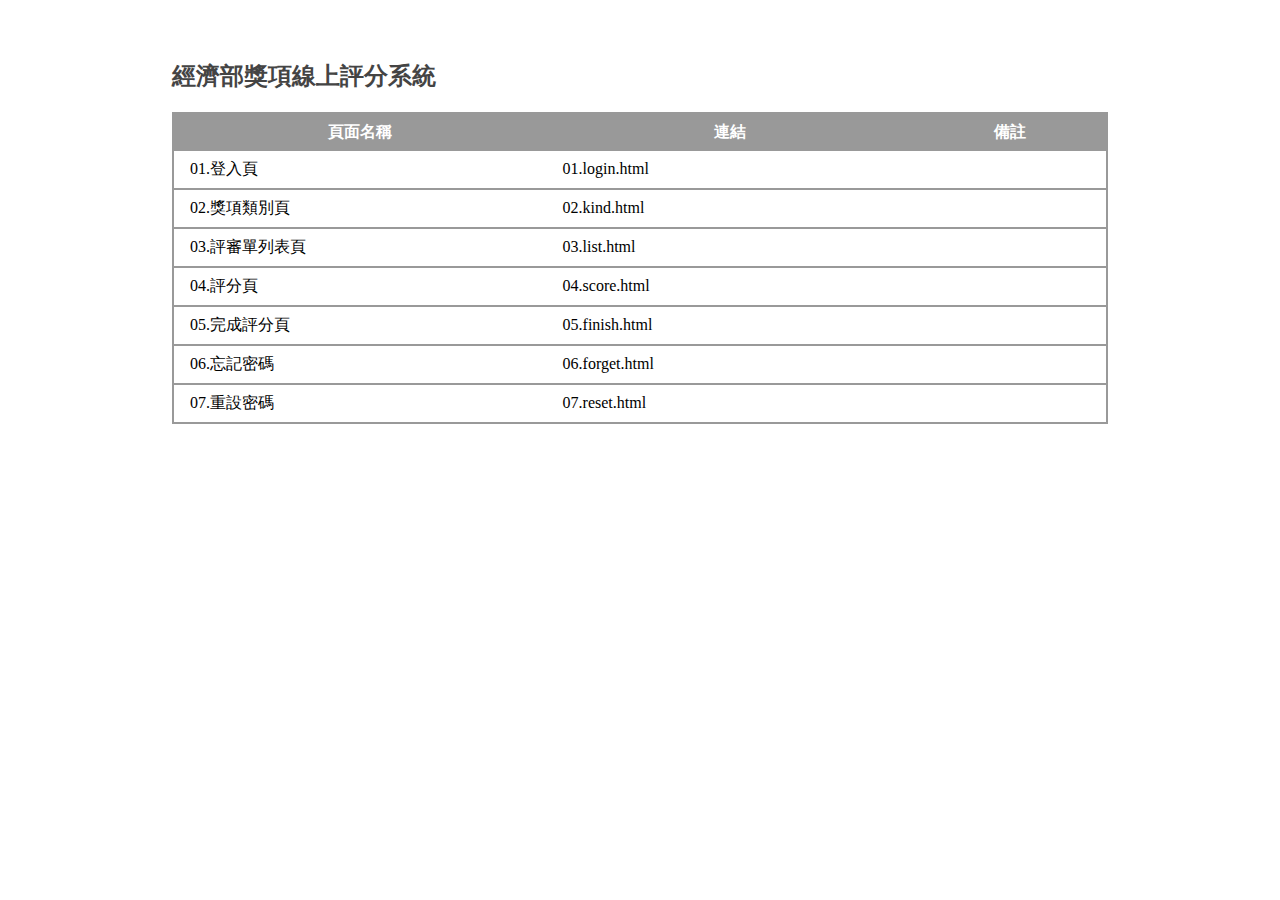
<file: index.html>
<!DOCTYPE html>
<html lang="zh-Hant">
  <head>
    <meta charset="utf-8" />
    <meta http-equiv="X-UA-Compatible" content="IE=edge" />
    <title>經濟部獎項線上評分系統</title>
    <meta name="description" content="" />
    <meta name="viewport" content="width=device-width, initial-scale=1" />
    <style>
      body {
        overflow-y: scroll;
      }
      .indexWrap {
        max-width: 1000px;
        width: 100%;
        margin: 0 auto;
        padding: 2rem;
        box-sizing: border-box;
      }
      h2 {
        color: #444;
      }
      table {
        width: 100%;
        border-collapse: collapse;
        border: 2px solid #999;
      }
      th {
        padding: 0.5rem 1rem;
        background: #999;
        color: #fff;
      }
      td {
        padding: 0.5rem 1rem;
        border-bottom: 2px solid #999;
      }
      td:first-child {
        width: 40%;
      }
      a {
        color: #000;
        text-decoration: none;
      }
      a:hover {
        color: #53402b;
        text-decoration: underline;
      }
    </style>
  </head>
  <body>
    <div class="indexWrap">
      <h2>經濟部獎項線上評分系統</h2>
      <table>
        <tr>
          <th>頁面名稱</th>
          <th>連結</th>
          <th>備註</th>
        </tr>
        <tr>
          <td>01.登入頁</td>
          <td>
            <a href="01.login.html">01.login.html</a>
          </td>
          <td></td>
        </tr>
        <tr>
          <td>02.獎項類別頁</td>
          <td>
            <a href="02.kind.html">02.kind.html</a>
          </td>
          <td></td>
        </tr>
        <tr>
          <td>03.評審單列表頁</td>
          <td>
            <a href="03.list.html">03.list.html</a>
          </td>
          <td></td>
        </tr>
        <tr>
          <td>04.評分頁</td>
          <td>
            <a href="04.score.html">04.score.html</a>
          </td>
          <td></td>
        </tr>
        <tr>
          <td>05.完成評分頁</td>
          <td><a href="05.finish.html">05.finish.html</a></td>
          <td></td>
        </tr>
        <tr>
          <td>06.忘記密碼</td>
          <td><a href="06.forget.html">06.forget.html</a></td>
          <td></td>
        </tr>
        <tr>
          <td>07.重設密碼</td>
          <td><a href="07.reset.html">07.reset.html</a></td>
          <td></td>
        </tr>
      </table>
    </div>
  </body>
</html>
</file>
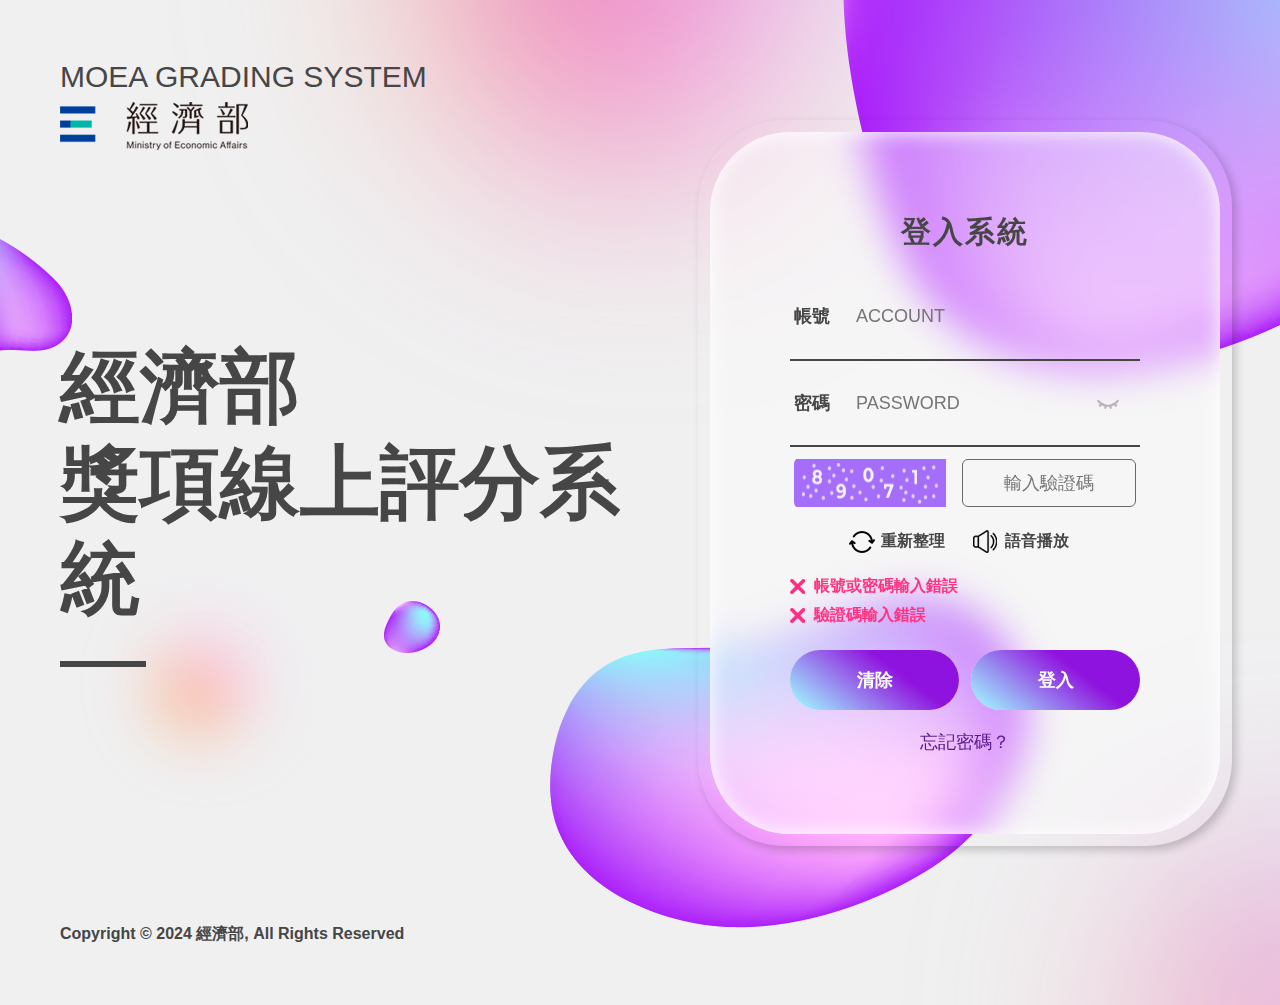
<file: 01.login.html>
<!DOCTYPE html>
<html>
  <head>
    <meta charset="utf-8" />
    <meta http-equiv="X-UA-Compatible" content="IE=edge" />
    <title>經濟部-獎項評分系統</title>
    <meta name="description" content="" />
    <meta name="viewport" content="width=device-width, initial-scale=1" />
    <link rel="stylesheet" href="css/style.css" />
  </head>
  <body>
    <div class="loginWrap">
      <div class="container">
        <div class="deco bg1"></div>
        <div class="deco bg2"></div>
        <div class="deco bg3"></div>
        <div class="deco bg4"></div>
        <div class="logo">
          <div class="enTitle">MOEA GRADING SYSTEM</div>
          <img src="images/login_logo.png" alt="經濟部" />
        </div>
        <div class="loginBlock">
          <h1><span>經濟部</span>獎項線上評分系統</h1>
          <div class="login">
            <div class="title">登入系統</div>
            <form action="">
              <div class="loginForm">
                <div class="formGrp">
                  <label for="username">帳號</label>
                  <input
                    name="username"
                    type="text"
                    placeholder="ACCOUNT"
                    title="請輸入帳號"
                  />
                </div>
                <hr />
                <div class="formGrp">
                  <label for="password">密碼</label>
                  <div class="password">
                    <input
                      name="password"
                      type="password"
                      placeholder="PASSWORD"
                      title="請輸入密碼"
                    />
                    <button type="button" class="passwordEye hide">
                      顯示密碼
                    </button>
                  </div>
                </div>
                <hr />
                <div class="formGrp">
                  <img src="images/captcha.png" alt="" class="captcha" />
                  <input
                    type="text"
                    id="verification"
                    value=""
                    placeholder="輸入驗證碼"
                    title="輸入驗證碼"
                    class="verification"
                  />
                </div>
                <div class="formGrp">
                  <a href="" class="refresh">重新整理</a>
                  <a href="" class="sound">語音播放</a>
                </div>
                <div class="error">帳號或密碼輸入錯誤</div>
                <div class="error">驗證碼輸入錯誤</div>
                <div class="btnGrp">
                  <button type="button" class="btn"><span>清除</span></button>
                  <button
                    type="button"
                    class="btn submit"
                    onclick="window.location.href='02.kind.html'"
                  >
                    <span>登入</span>
                  </button>
                </div>
                <div class="forget"><a href="">忘記密碼？</a></div>
              </div>
            </form>
          </div>
        </div>

        <div class="copyright">
          Copyright © 2024 經濟部, All Rights Reserved
        </div>
      </div>
    </div>
    <script src="js/grading.js" async defer></script>
  </body>
</html>
</file>
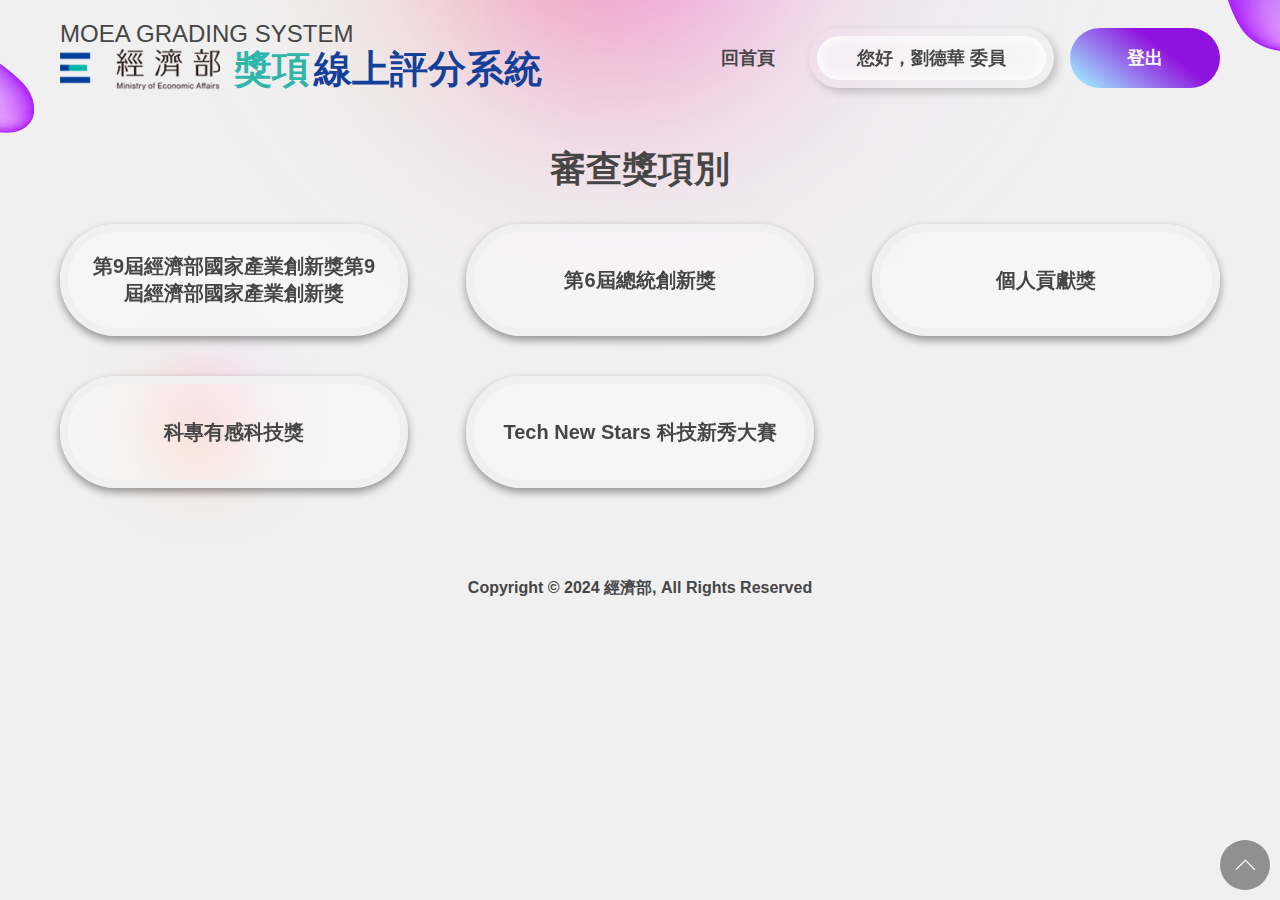
<file: 02.kind.html>
<!DOCTYPE html>
<html>
  <head>
    <meta charset="utf-8" />
    <meta http-equiv="X-UA-Compatible" content="IE=edge" />
    <title>經濟部-獎項評分系統</title>
    <meta name="description" content="" />
    <meta name="viewport" content="width=device-width, initial-scale=1" />
    <link rel="stylesheet" href="css/style.css" />
  </head>
  <body>
    <div class="wrap">
      <!-- header -->
      <header class="header">
        <div class="container">
          <!-- logo -->
          <div class="logo">
            <a href="01.login.html">
              <div class="enTitle">MOEA GRADING SYSTEM</div>
              <h1 class="title">
                <img src="images/login_logo.png" alt="經濟部" /><span
                  ><em>獎項</em>線上評分系統</span
                >
              </h1>
            </a>
          </div>
          <!-- nav -->
          <div class="nav">
            <a href="#">回首頁</a>
            <div class="welcome">您好，劉德華 委員</div>
            <button class="btn"><span>登出</span></button>
          </div>
        </div>
      </header>
      <!-- main -->
      <main class="main">
        <div class="container">
          <div class="nodePage">
            <h2 class="title">審查獎項別</h2>
            <div class="nodeList">
              <a href="03.list.html"
                >第9屆經濟部國家產業創新獎第9屆經濟部國家產業創新獎</a
              >
              <a href="03.list.html">第6屆總統創新獎</a>
              <a href="03.list.html">個人貢獻獎</a>
              <a href="03.list.html">科專有感科技獎</a>
              <a href="03.list.html">Tech New Stars 科技新秀大賽</a>
            </div>
          </div>
        </div>
      </main>
      <footer class="footer">
        <div class="copyright">
          Copyright © 2024 經濟部, All Rights Reserved
        </div>
      </footer>
      <a
        href="javascript:;"
        class="scrollToTop"
        role="button"
        style="display: block"
        >回頁首</a
      >
    </div>
    <script src="js/grading.js" async defer></script>
  </body>
</html>
</file>
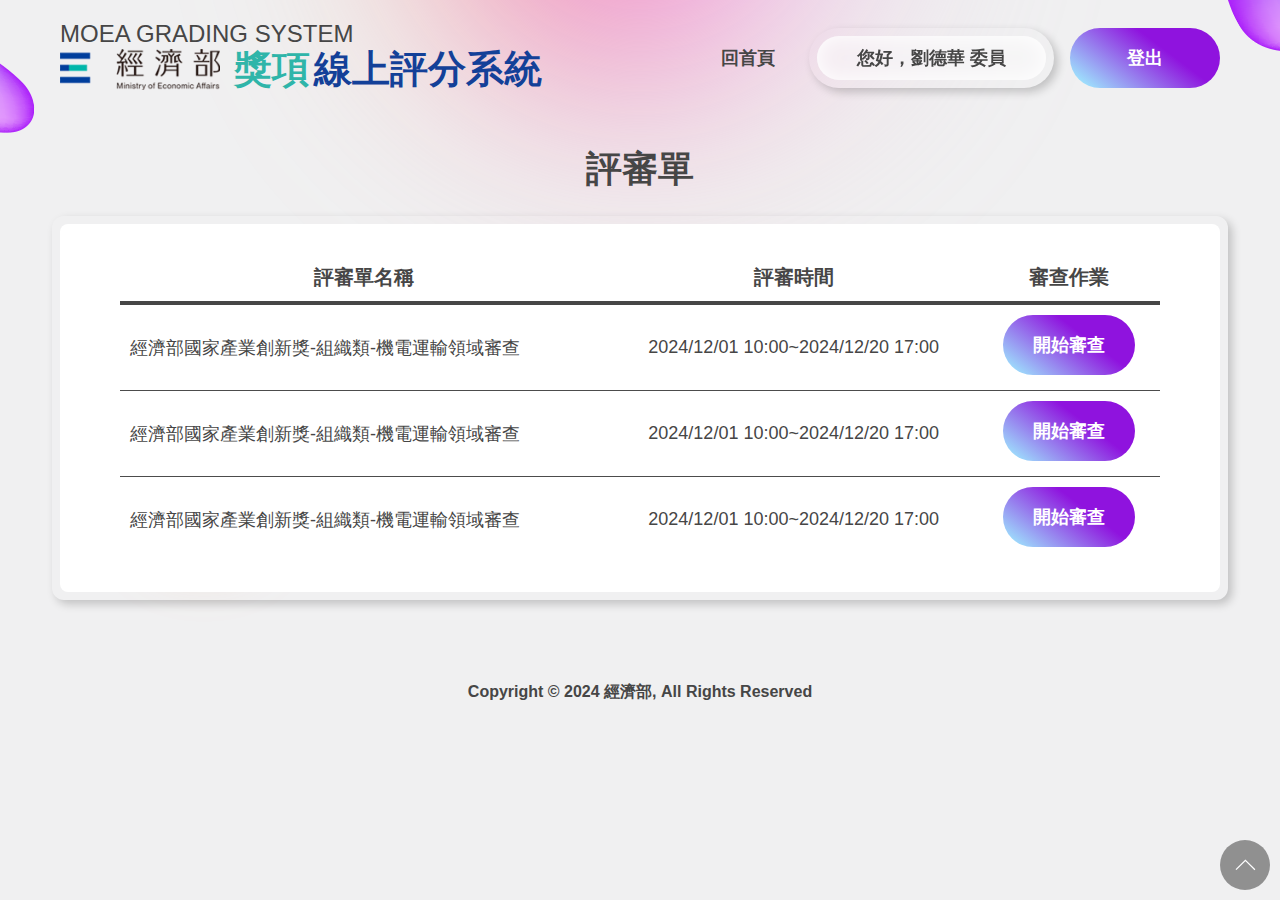
<file: 03.list.html>
<!DOCTYPE html>
<html>
  <head>
    <meta charset="utf-8" />
    <meta http-equiv="X-UA-Compatible" content="IE=edge" />
    <title>經濟部-獎項評分系統</title>
    <meta name="description" content="" />
    <meta name="viewport" content="width=device-width, initial-scale=1" />
    <link rel="stylesheet" href="css/style.css" />
  </head>
  <body>
    <div class="wrap">
      <!-- header -->
      <header class="header">
        <div class="container">
          <!-- logo -->
          <div class="logo">
            <a href="01.login.html">
              <div class="enTitle">MOEA GRADING SYSTEM</div>
              <h1 class="title">
                <img src="images/login_logo.png" alt="經濟部" /><span
                  ><em>獎項</em>線上評分系統</span
                >
              </h1>
            </a>
          </div>
          <!-- nav -->
          <div class="nav">
            <a href="#">回首頁</a>
            <div class="welcome">您好，劉德華 委員</div>
            <button class="btn"><span>登出</span></button>
          </div>
        </div>
      </header>
      <!-- main -->
      <main class="main">
        <div class="container">
          <div class="listPage">
            <h2 class="title">評審單</h2>
            <div class="listTable">
              <!-- 表格縮小時可以有箭頭捲動要加上tableWrapper -->
              <!-- tableWrapper start -->
              <div class="tableWrapper">
                <table>
                  <thead>
                    <tr>
                      <th scope="col">評審單名稱</th>
                      <th scope="col">評審時間</th>
                      <th scope="col">審查作業</th>
                    </tr>
                  </thead>
                  <tbody>
                    <tr>
                      <td>經濟部國家產業創新獎-組織類-機電運輸領域審查</td>
                      <td class="center">2024/12/01 10:00~2024/12/20 17:00</td>
                      <td class="center">
                        <a href="04.score.html" class="btn"
                          ><span>開始審查</span></a
                        >
                      </td>
                    </tr>
                    <tr>
                      <td>經濟部國家產業創新獎-組織類-機電運輸領域審查</td>
                      <td class="center">2024/12/01 10:00~2024/12/20 17:00</td>
                      <td class="center">
                        <a href="04.score.html" class="btn"
                          ><span>開始審查</span></a
                        >
                      </td>
                    </tr>
                    <tr>
                      <td>經濟部國家產業創新獎-組織類-機電運輸領域審查</td>
                      <td class="center">2024/12/01 10:00~2024/12/20 17:00</td>
                      <td class="center">
                        <a href="04.score.html" class="btn"
                          ><span>開始審查</span></a
                        >
                      </td>
                    </tr>
                  </tbody>
                </table>
              </div>
              <!-- tableWrapper end -->
            </div>
          </div>
        </div>
      </main>
      <footer class="footer">
        <div class="copyright">
          Copyright © 2024 經濟部, All Rights Reserved
        </div>
      </footer>
      <a
        href="javascript:;"
        class="scrollToTop"
        role="button"
        style="display: block"
        >回頁首</a
      >
    </div>
    <script src="js/grading.js" async defer></script>
  </body>
</html>
</file>
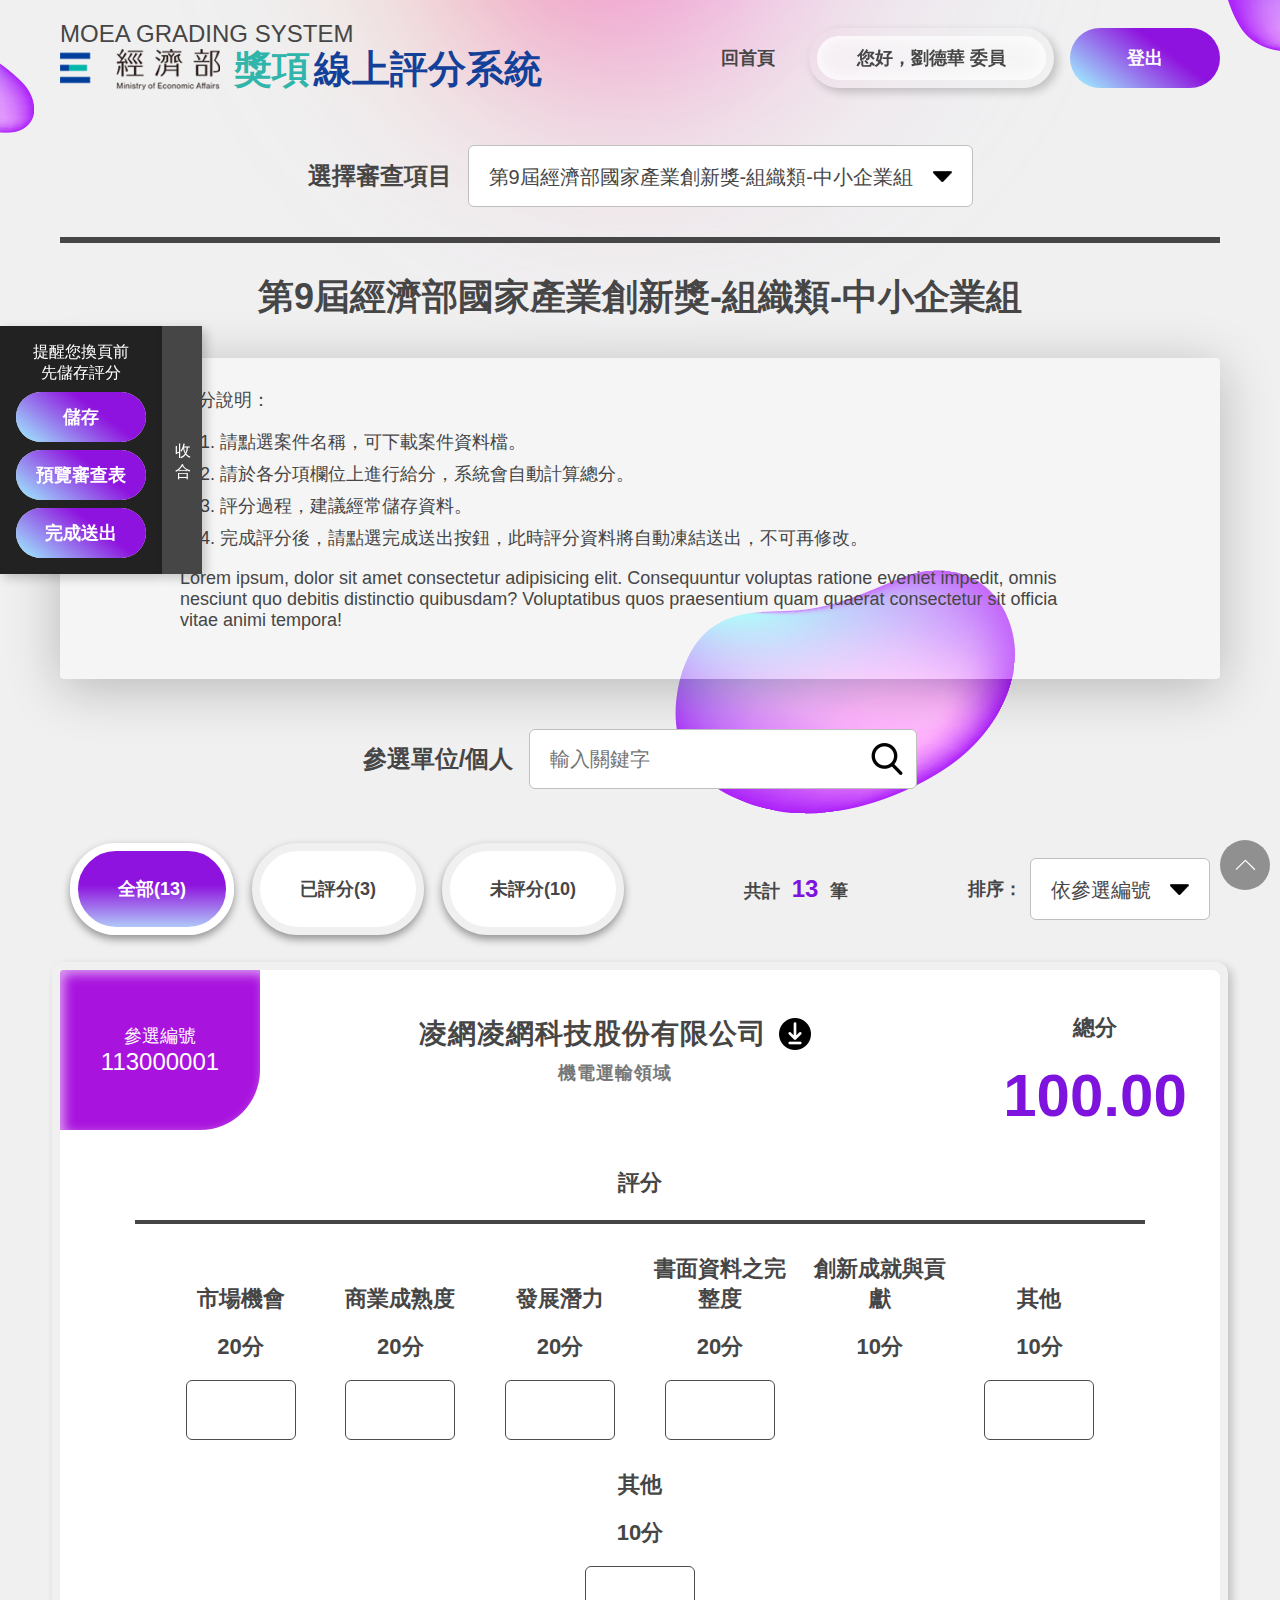
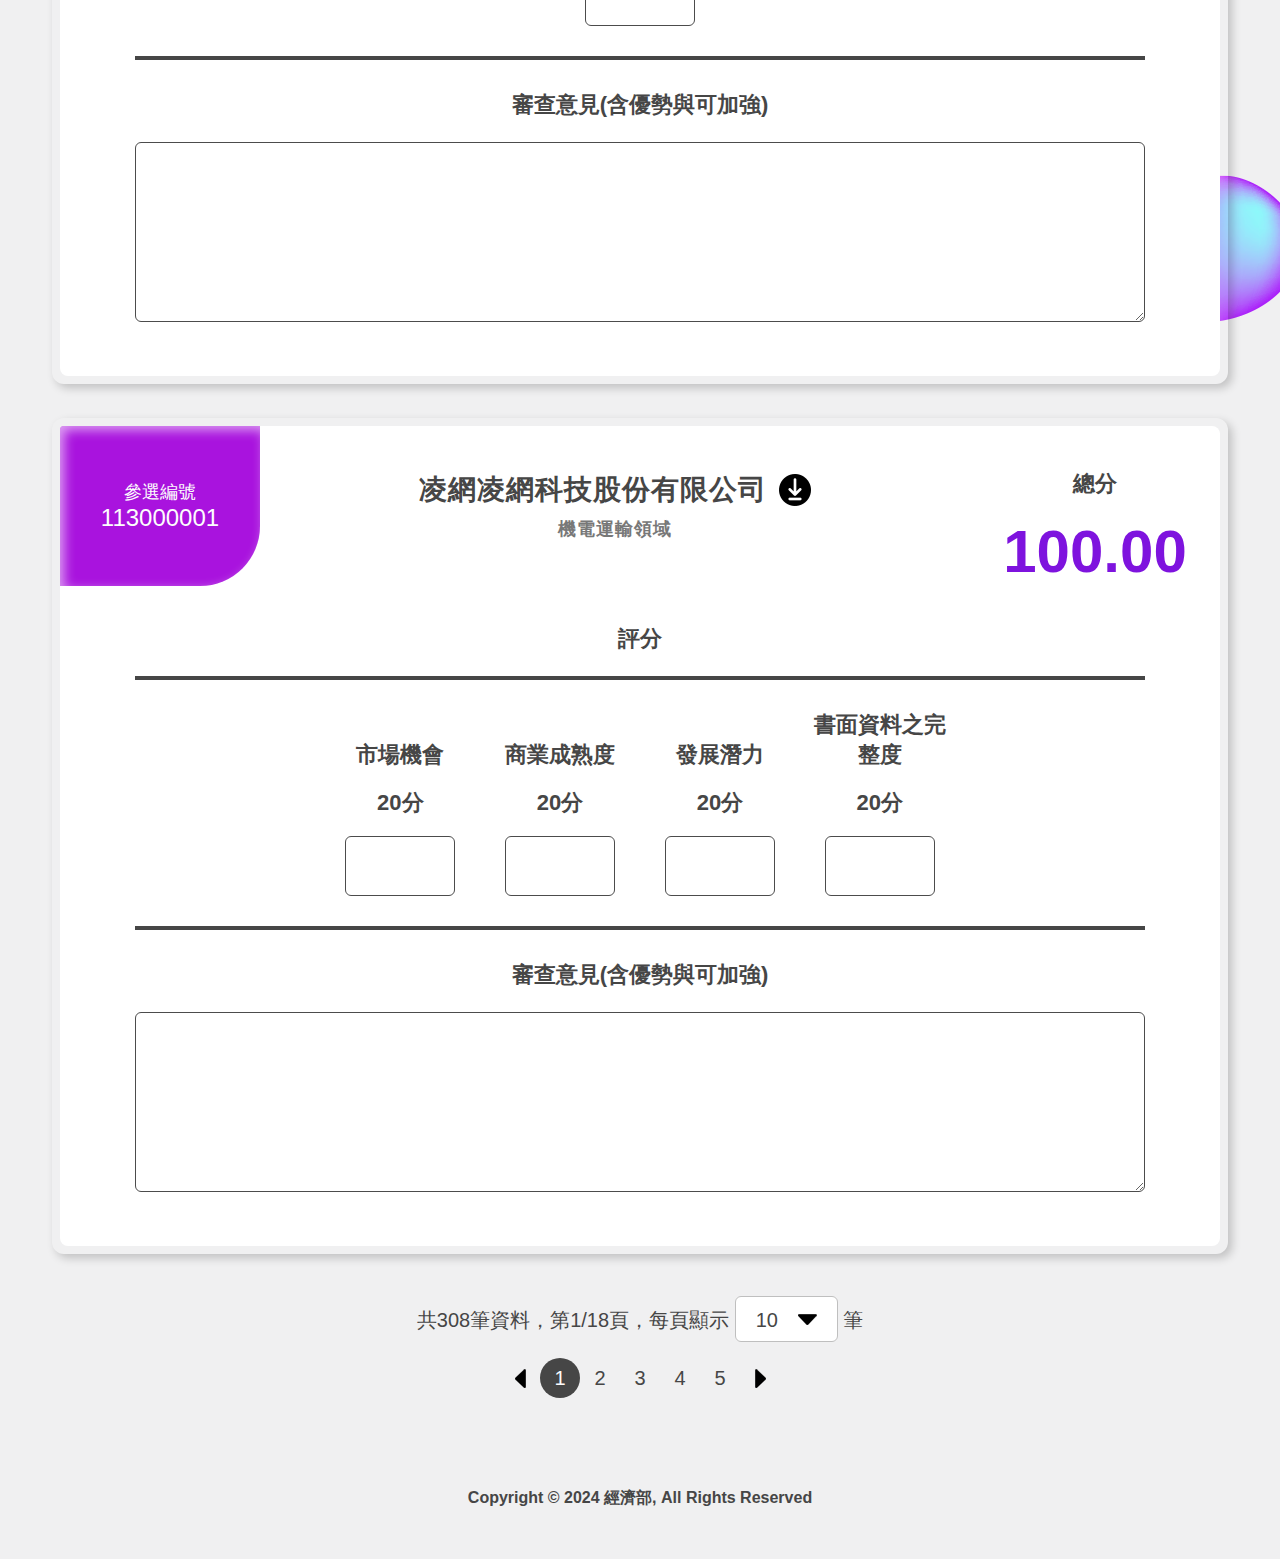
<file: 04.score.html>
<!DOCTYPE html>
<html>
  <head>
    <meta charset="utf-8" />
    <meta http-equiv="X-UA-Compatible" content="IE=edge" />
    <title>經濟部-獎項評分系統</title>
    <meta name="description" content="" />
    <meta name="viewport" content="width=device-width, initial-scale=1" />
    <link rel="stylesheet" href="css/style.css" />
  </head>
  <body>
    <div class="wrap">
      <!-- header -->
      <header class="header">
        <div class="container">
          <!-- logo -->
          <div class="logo">
            <a href="01.login.html">
              <div class="enTitle">MOEA GRADING SYSTEM</div>
              <h1 class="title">
                <img src="images/login_logo.png" alt="經濟部" /><span
                  ><em>獎項</em>線上評分系統</span
                >
              </h1>
            </a>
          </div>
          <!-- nav -->
          <div class="nav">
            <a href="#">回首頁</a>
            <div class="welcome">您好，劉德華 委員</div>
            <button class="btn"><span>登出</span></button>
          </div>
        </div>
      </header>
      <!-- main -->
      <main class="main">
        <div class="container">
          <!-- scorePage評分頁 -->
          <div class="scorePage">
            <!-- scoreSelect -->
            <div class="scoreSelect">
              <label for="">選擇審查項目</label>
              <select name="" id="">
                <option value="">
                  第9屆經濟部國家產業創新獎-組織類-中小企業組
                </option>
                <option value="">
                  第9屆經濟部國家產業創新獎-組織類-中小企業組
                </option>
                <option value="">
                  第9屆經濟部國家產業創新獎-組織類-中小企業組
                </option>
              </select>
            </div>
            <!-- scoreInfo說明 -->
            <div class="scoreInfo">
              <h2 class="infoTitle">
                第9屆經濟部國家產業創新獎-組織類-中小企業組
              </h2>
              <div class="infoText">
                <p>評分說明：</p>
                <ol>
                  <li>請點選案件名稱，可下載案件資料檔。</li>
                  <li>請於各分項欄位上進行給分，系統會自動計算總分。</li>
                  <li>評分過程，建議經常儲存資料。</li>
                  <li>
                    完成評分後，請點選完成送出按鈕，此時評分資料將自動凍結送出，不可再修改。
                  </li>
                </ol>
                <p>
                  Lorem ipsum, dolor sit amet consectetur adipisicing elit.
                  Consequuntur voluptas ratione eveniet impedit, omnis nesciunt
                  quo debitis distinctio quibusdam? Voluptatibus quos
                  praesentium quam quaerat consectetur sit officia vitae animi
                  tempora!
                </p>
              </div>
              <div class="infoSearch">
                <label for="">參選單位/個人</label>
                <div class="search">
                  <input type="text" placeholder="輸入關鍵字" /><button>
                    搜尋
                  </button>
                </div>
              </div>
            </div>
            <!-- infoSearchResult查詢結果 -->
            <div class="infoSearchResult">
              <!-- function功能列 -->
              <div class="function">
                <div class="filter">
                  <a href="" class="active">全部(13)</a>
                  <a href="">已評分(3)</a>
                  <a href="">未評分(10)</a>
                </div>
                <div class="total">共計<span class="number">13</span>筆</div>
                <div class="sort">
                  <label for="">排序：</label>
                  <select name="" id="">
                    <option value="">依參選編號</option>
                    <option value="">依總分</option>
                  </select>
                </div>
              </div>
              <!-- resultSection -->
              <div class="resultSection">
                <!-- resultBlock每個結果 start -->
                <div class="resultBlock">
                  <!-- resultHead -->
                  <div class="resultHead">
                    <div class="number">參選編號<span>113000001</span></div>
                    <div class="company">
                      <div class="name">
                        凌網凌網科技股份有限公司
                        <a href="" class="download">下載計畫書</a>
                      </div>
                      <div class="domain">機電運輸領域</div>
                    </div>
                    <div class="totalScore">
                      總分<span class="score">100.00</span>
                    </div>
                  </div>
                  <!-- resultBody 評分 -->
                  <div class="resultBody">
                    <div class="title">評分</div>
                    <!-- scoreBlock評分區 -->
                    <div class="scoreBlock">
                      <!-- scoreItem 每一項 -->
                      <div class="scoreItem">
                        <div class="itemName">市場機會</div>
                        <div class="itemScore">20分</div>
                        <div class="score"><input type="text" /></div>
                      </div>
                      <!-- scoreItem 每一項 -->
                      <div class="scoreItem">
                        <div class="itemName">商業成熟度</div>
                        <div class="itemScore">20分</div>
                        <div class="score"><input type="text" /></div>
                      </div>
                      <!-- scoreItem 每一項 -->
                      <div class="scoreItem">
                        <div class="itemName">發展潛力</div>
                        <div class="itemScore">20分</div>
                        <div class="score"><input type="text" /></div>
                      </div>
                      <!-- scoreItem 每一項 -->
                      <div class="scoreItem">
                        <div class="itemName">書面資料之完整度</div>
                        <div class="itemScore">20分</div>
                        <div class="score"><input type="text" /></div>
                      </div>
                      <!-- scoreItem 每一項 -->
                      <div class="scoreItem">
                        <div class="itemName">創新成就與貢獻</div>
                        <div class="itemScore">10分</div>
                        <div class="score hidden"><input type="text" /></div>
                      </div>
                      <!-- scoreItem 每一項 -->
                      <div class="scoreItem">
                        <div class="itemName">其他</div>
                        <div class="itemScore">10分</div>
                        <div class="score"><input type="text" /></div>
                      </div>
                      <!-- scoreItem 每一項 -->
                      <div class="scoreItem">
                        <div class="itemName">其他</div>
                        <div class="itemScore">10分</div>
                        <div class="score"><input type="text" /></div>
                      </div>
                    </div>
                  </div>
                  <!-- resultFoot 審查意見(含優勢與可加強) -->
                  <div class="resultFoot">
                    <label>審查意見(含優勢與可加強)</label>
                    <textarea name="" id=""></textarea>
                  </div>
                </div>
                <!-- resultBlock每個結果 end -->
                <!-- resultBlock每個結果 start -->
                <div class="resultBlock">
                  <!-- resultHead -->
                  <div class="resultHead">
                    <div class="number">參選編號<span>113000001</span></div>
                    <div class="company">
                      <div class="name">
                        凌網凌網科技股份有限公司
                        <a href="" class="download">下載計畫書</a>
                      </div>
                      <div class="domain">機電運輸領域</div>
                    </div>
                    <div class="totalScore">
                      總分<span class="score">100.00</span>
                    </div>
                  </div>
                  <!-- resultBody 評分 -->
                  <div class="resultBody">
                    <div class="title">評分</div>
                    <!-- scoreBlock評分區 -->
                    <div class="scoreBlock">
                      <!-- scoreItem 每一項 -->
                      <div class="scoreItem">
                        <div class="itemName">市場機會</div>
                        <div class="itemScore">20分</div>
                        <div class="score"><input type="text" /></div>
                      </div>
                      <!-- scoreItem 每一項 -->
                      <div class="scoreItem">
                        <div class="itemName">商業成熟度</div>
                        <div class="itemScore">20分</div>
                        <div class="score"><input type="text" /></div>
                      </div>
                      <!-- scoreItem 每一項 -->
                      <div class="scoreItem">
                        <div class="itemName">發展潛力</div>
                        <div class="itemScore">20分</div>
                        <div class="score"><input type="text" /></div>
                      </div>
                      <!-- scoreItem 每一項 -->
                      <div class="scoreItem">
                        <div class="itemName">書面資料之完整度</div>
                        <div class="itemScore">20分</div>
                        <div class="score"><input type="text" /></div>
                      </div>
                    </div>
                  </div>
                  <!-- resultFoot 審查意見(含優勢與可加強) -->
                  <div class="resultFoot">
                    <label>審查意見(含優勢與可加強)</label>
                    <textarea name="" id=""></textarea>
                  </div>
                </div>
                <!-- resultBlock每個結果 end -->
              </div>
            </div>
            <div class="pagination">
              <div class="total">
                共<span>308</span>筆資料，第<span>1/18</span>頁，<label
                  for="pet-select"
                  >每頁顯示</label
                >
                <select name="" id="pet-select" aria-label="每頁顯示">
                  <option value="">10</option>
                  <option value="">20</option>
                  <option value="">30</option>
                  <option value="">40</option>
                </select>
                筆
              </div>
              <ul class="page">
                <li class="prev"><a href="#" title="回上一頁">回上一頁 </a></li>
                <li class="active"><a href="#">1</a></li>
                <li><a href="#">2</a></li>
                <li><a href="#">3</a></li>
                <li><a href="#">4</a></li>
                <li><a href="#">5</a></li>
                <li class="next"><a href="#" title="下一頁">下一頁 </a></li>
              </ul>
            </div>
            <div class="leftBtn">
              <div class="leftBlock">
                <div class="text">提醒您換頁前<br />先儲存評分</div>
                <button class="btn"><span>儲存</span></button>
                <button class="btn"><span>預覽審查表</span></button>
                <button
                  class="btn"
                  onclick="window.location.href='05.finish.html'"
                >
                  <span>完成送出</span>
                </button>
              </div>
              <div class="switch">收合</div>
            </div>
          </div>
        </div>
      </main>
      <footer class="footer">
        <div class="copyright">
          Copyright © 2024 經濟部, All Rights Reserved
        </div>
      </footer>
      <a
        href="javascript:;"
        class="scrollToTop"
        role="button"
        style="display: block"
        >回頁首</a
      >
    </div>
    <script src="js/grading.js" async defer></script>
  </body>
</html>
</file>
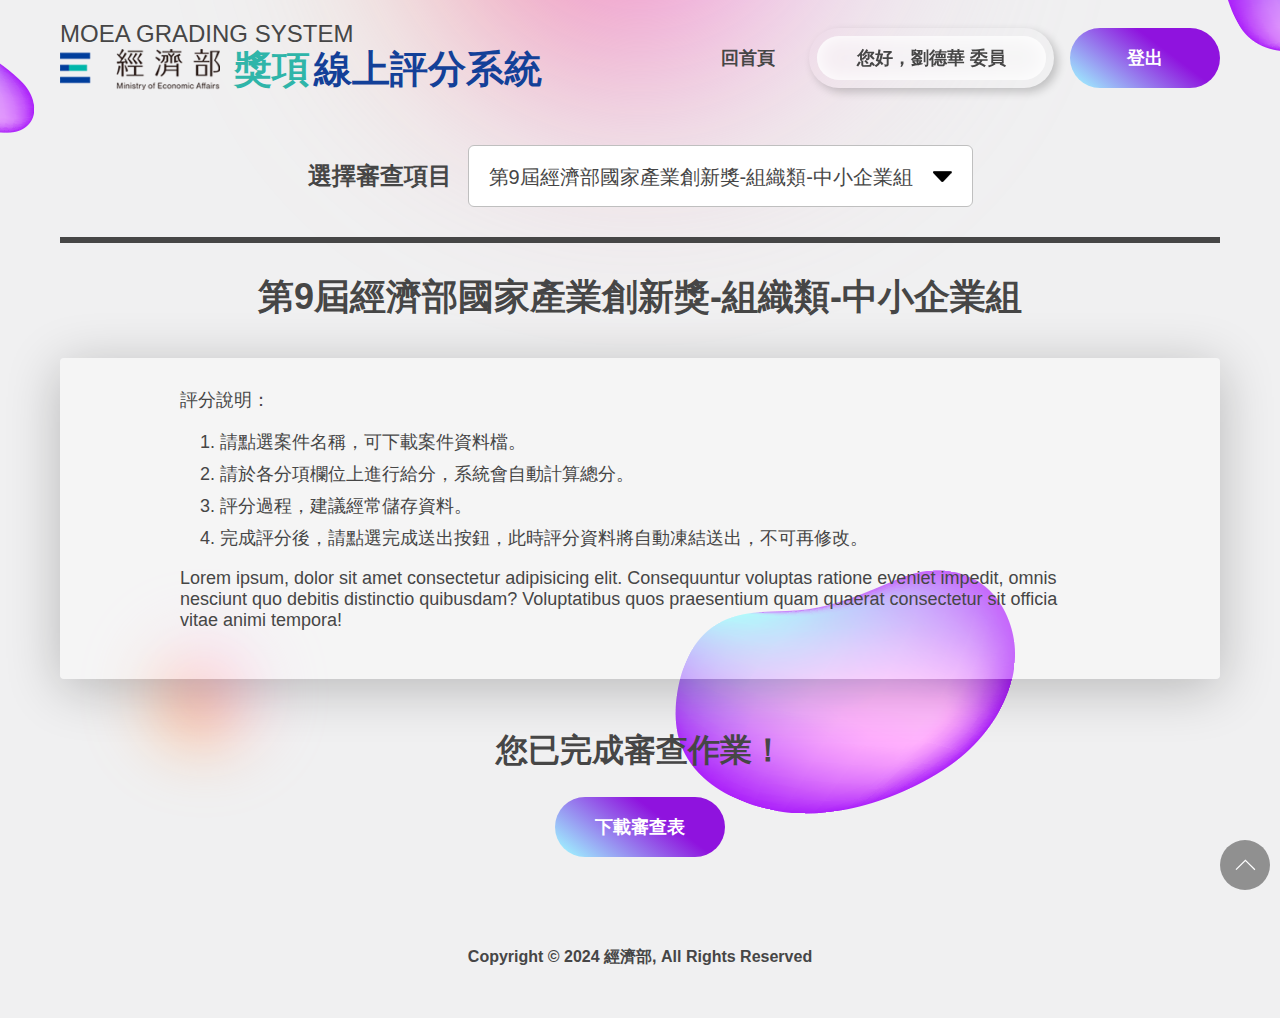
<file: 05.finish.html>
<!DOCTYPE html>
<html>
  <head>
    <meta charset="utf-8" />
    <meta http-equiv="X-UA-Compatible" content="IE=edge" />
    <title>經濟部-獎項評分系統</title>
    <meta name="description" content="" />
    <meta name="viewport" content="width=device-width, initial-scale=1" />
    <link rel="stylesheet" href="css/style.css" />
  </head>
  <body>
    <div class="wrap">
      <!-- header -->
      <header class="header">
        <div class="container">
          <!-- logo -->
          <div class="logo">
            <a href="01.login.html">
              <div class="enTitle">MOEA GRADING SYSTEM</div>
              <h1 class="title">
                <img src="images/login_logo.png" alt="經濟部" /><span
                  ><em>獎項</em>線上評分系統</span
                >
              </h1>
            </a>
          </div>
          <!-- nav -->
          <div class="nav">
            <a href="#">回首頁</a>
            <div class="welcome">您好，劉德華 委員</div>
            <button class="btn"><span>登出</span></button>
          </div>
        </div>
      </header>
      <!-- main -->
      <main class="main">
        <div class="container">
          <!-- scorePage評分頁 加上scoreFinish清掉背景圖片-->
          <div class="scorePage scoreFinish">
            <!-- scoreSelect -->
            <div class="scoreSelect">
              <label for="">選擇審查項目</label>
              <select name="" id="">
                <option value="">
                  第9屆經濟部國家產業創新獎-組織類-中小企業組
                </option>
                <option value="">
                  第9屆經濟部國家產業創新獎-組織類-中小企業組
                </option>
                <option value="">
                  第9屆經濟部國家產業創新獎-組織類-中小企業組
                </option>
              </select>
            </div>
            <!-- scoreInfo說明 -->
            <div class="scoreInfo">
              <h2 class="infoTitle">
                第9屆經濟部國家產業創新獎-組織類-中小企業組
              </h2>
              <div class="infoText">
                <p>評分說明：</p>
                <ol>
                  <li>請點選案件名稱，可下載案件資料檔。</li>
                  <li>請於各分項欄位上進行給分，系統會自動計算總分。</li>
                  <li>評分過程，建議經常儲存資料。</li>
                  <li>
                    完成評分後，請點選完成送出按鈕，此時評分資料將自動凍結送出，不可再修改。
                  </li>
                </ol>
                <p>
                  Lorem ipsum, dolor sit amet consectetur adipisicing elit.
                  Consequuntur voluptas ratione eveniet impedit, omnis nesciunt
                  quo debitis distinctio quibusdam? Voluptatibus quos
                  praesentium quam quaerat consectetur sit officia vitae animi
                  tempora!
                </p>
              </div>
            </div>
            <div class="finish">
              <div class="text">您已完成審查作業！</div>
              <button class="btn"><span>下載審查表</span></button>
            </div>
          </div>
        </div>
      </main>
      <footer class="footer">
        <div class="copyright">
          Copyright © 2024 經濟部, All Rights Reserved
        </div>
      </footer>
      <a
        href="javascript:;"
        class="scrollToTop"
        role="button"
        style="display: block"
        >回頁首</a
      >
    </div>
    <script src="js/grading.js" async defer></script>
  </body>
</html>
</file>
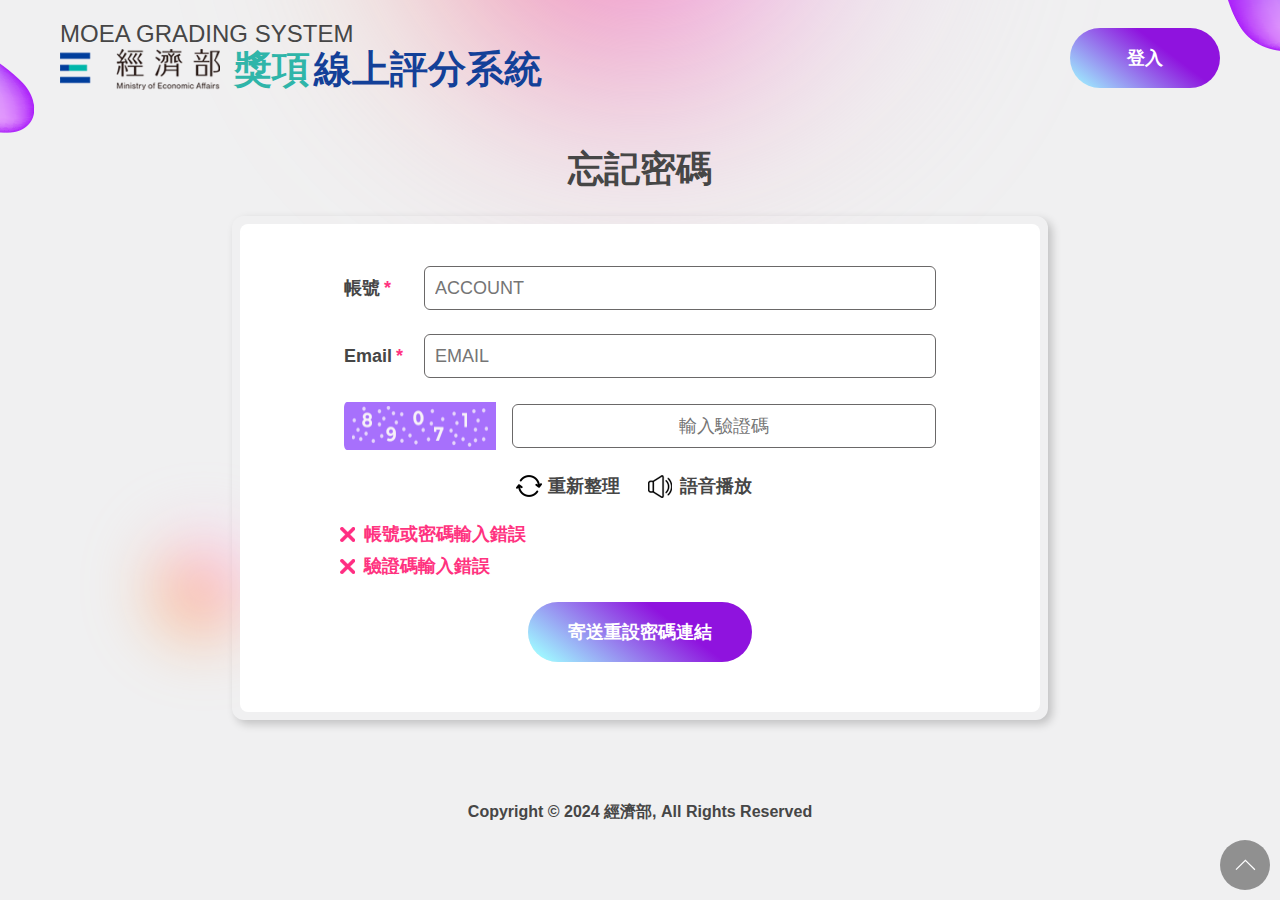
<file: 06.forget.html>
<!DOCTYPE html>
<html>
  <head>
    <meta charset="utf-8" />
    <meta http-equiv="X-UA-Compatible" content="IE=edge" />
    <title>經濟部-獎項評分系統</title>
    <meta name="description" content="" />
    <meta name="viewport" content="width=device-width, initial-scale=1" />
    <link rel="stylesheet" href="css/style.css" />
  </head>
  <body>
    <div class="wrap">
      <!-- header -->
      <header class="header">
        <div class="container">
          <!-- logo -->
          <div class="logo">
            <a href="01.login.html">
              <div class="enTitle">MOEA GRADING SYSTEM</div>
              <h1 class="title">
                <img src="images/login_logo.png" alt="經濟部" /><span
                  ><em>獎項</em>線上評分系統</span
                >
              </h1>
            </a>
          </div>
          <!-- nav -->
          <div class="nav">
            <button class="btn"><span>登入</span></button>
          </div>
        </div>
      </header>
      <!-- main -->
      <main class="main">
        <div class="container">
          <div class="forgetPage">
            <h2 class="title">忘記密碼</h2>
            <div class="forgetForm">
              <form action="">
                <div class="loginForm">
                  <div class="formGrp">
                    <label for="username"
                      >帳號<span class="must">*</span></label
                    >
                    <input
                      name="username"
                      type="text"
                      placeholder="ACCOUNT"
                      title="請輸入帳號"
                    />
                  </div>
                  <div class="formGrp">
                    <label for="username"
                      >Email<span class="must">*</span></label
                    >
                    <input
                      name="username"
                      type="text"
                      placeholder="EMAIL"
                      title="請輸入Email"
                    />
                  </div>
                  <div class="formGrp">
                    <img src="images/captcha.png" alt="" class="captcha" />
                    <input
                      type="text"
                      id="verification"
                      value=""
                      placeholder="輸入驗證碼"
                      title="輸入驗證碼"
                      class="verification"
                    />
                  </div>
                  <div class="formGrp">
                    <a href="" class="refresh">重新整理</a>
                    <a href="" class="sound">語音播放</a>
                  </div>
                  <div class="error">帳號或密碼輸入錯誤</div>
                  <div class="error">驗證碼輸入錯誤</div>
                  <div class="btnGrp">
                    <button
                      type="button"
                      class="btn submit"
                      onclick="window.location.href='07.reset.html'"
                    >
                      <span>寄送重設密碼連結</span>
                    </button>
                  </div>
                </div>
              </form>
            </div>
          </div>
        </div>
      </main>
      <footer class="footer">
        <div class="copyright">
          Copyright © 2024 經濟部, All Rights Reserved
        </div>
      </footer>
      <a
        href="javascript:;"
        class="scrollToTop"
        role="button"
        style="display: block"
        >回頁首</a
      >
    </div>
    <script src="js/grading.js" async defer></script>
  </body>
</html>
</file>
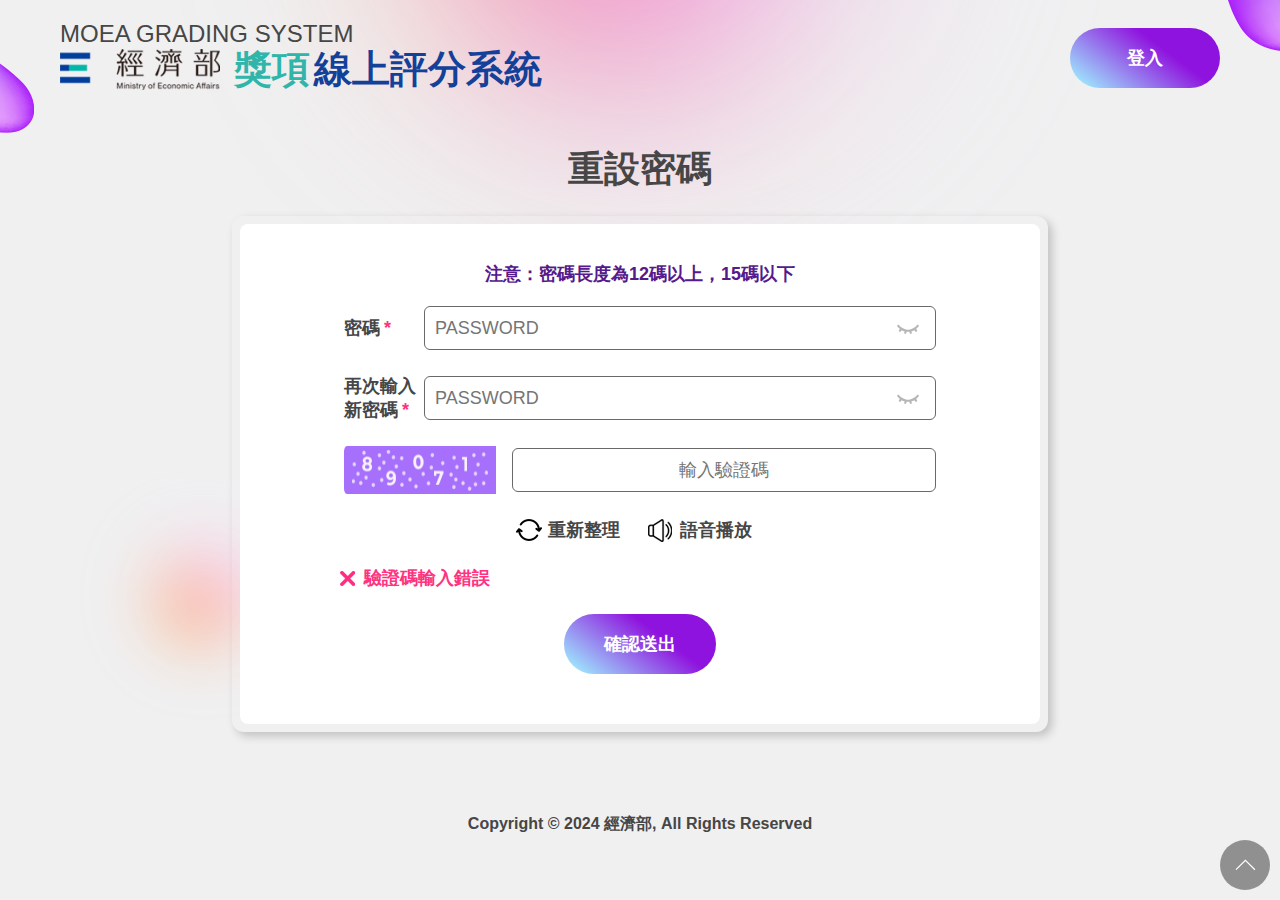
<file: 07.reset.html>
<!DOCTYPE html>
<html>
  <head>
    <meta charset="utf-8" />
    <meta http-equiv="X-UA-Compatible" content="IE=edge" />
    <title>經濟部-獎項評分系統</title>
    <meta name="description" content="" />
    <meta name="viewport" content="width=device-width, initial-scale=1" />
    <link rel="stylesheet" href="css/style.css" />
  </head>
  <body>
    <div class="wrap">
      <!-- header -->
      <header class="header">
        <div class="container">
          <!-- logo -->
          <div class="logo">
            <a href="01.login.html">
              <div class="enTitle">MOEA GRADING SYSTEM</div>
              <h1 class="title">
                <img src="images/login_logo.png" alt="經濟部" /><span
                  ><em>獎項</em>線上評分系統</span
                >
              </h1>
            </a>
          </div>
          <!-- nav -->
          <div class="nav">
            <button class="btn"><span>登入</span></button>
          </div>
        </div>
      </header>
      <!-- main -->
      <main class="main">
        <div class="container">
          <div class="forgetPage">
            <h2 class="title">重設密碼</h2>
            <div class="forgetForm">
              <form action="">
                <div class="loginForm">
                  <div class="hint">注意：密碼長度為12碼以上，15碼以下</div>
                  <div class="formGrp">
                    <label for="password"
                      >密碼<span class="must">*</span></label
                    >
                    <div class="password">
                      <input
                        name="password"
                        type="password"
                        placeholder="PASSWORD"
                        title="請輸入密碼"
                      />
                      <button type="button" class="passwordEye hide">
                        顯示密碼
                      </button>
                    </div>
                  </div>
                  <div class="formGrp">
                    <label for="password"
                      >再次輸入<br />新密碼<span class="must">*</span></label
                    >
                    <div class="password">
                      <input
                        name="password"
                        type="password"
                        placeholder="PASSWORD"
                        title="請輸入密碼"
                      />
                      <button type="button" class="passwordEye hide">
                        顯示密碼
                      </button>
                    </div>
                  </div>
                  <div class="formGrp">
                    <img src="images/captcha.png" alt="" class="captcha" />
                    <input
                      type="text"
                      id="verification"
                      value=""
                      placeholder="輸入驗證碼"
                      title="輸入驗證碼"
                      class="verification"
                    />
                  </div>
                  <div class="formGrp">
                    <a href="" class="refresh">重新整理</a>
                    <a href="" class="sound">語音播放</a>
                  </div>
                  <div class="error">驗證碼輸入錯誤</div>
                  <div class="btnGrp">
                    <button
                      type="button"
                      class="btn submit"
                      onclick="window.location.href='07.reset.html'"
                    >
                      <span>確認送出</span>
                    </button>
                  </div>
                </div>
              </form>
            </div>
          </div>
        </div>
      </main>
      <footer class="footer">
        <div class="copyright">
          Copyright © 2024 經濟部, All Rights Reserved
        </div>
      </footer>
      <a
        href="javascript:;"
        class="scrollToTop"
        role="button"
        style="display: block"
        >回頁首</a
      >
    </div>
    <script src="js/grading.js" async defer></script>
  </body>
</html>
</file>
<file: css/style.css>
@charset "UTF-8";
html {
  font-family: sans-serif;
  -ms-text-size-adjust: 100%;
  -webkit-text-size-adjust: 100%;
}

body {
  margin: 0;
}

article,
aside,
details,
figcaption,
figure,
footer,
header,
hgroup,
main,
menu,
nav,
section,
summary {
  display: block;
}

audio,
canvas,
progress,
video {
  display: inline-block;
  vertical-align: baseline;
}

audio:not([controls]) {
  display: none;
  height: 0;
}

[hidden],
template {
  display: none;
}

a {
  background-color: transparent;
}

a:active, a:hover {
  outline: 0;
}

abbr[title] {
  border-bottom: 1px dotted;
}

b,
strong {
  font-weight: bold;
}

dfn {
  font-style: italic;
}

h1 {
  font-size: 2em;
  margin: 0.67em 0;
}

mark {
  background: #ff0;
  color: #000;
}

small {
  font-size: 80%;
}

sub,
sup {
  font-size: 75%;
  line-height: 0;
  position: relative;
  vertical-align: baseline;
}

sup {
  top: -0.5em;
}

sub {
  bottom: -0.25em;
}

img {
  border: 0;
}

svg:not(:root) {
  overflow: hidden;
}

figure {
  margin: 1em 40px;
}

hr {
  -webkit-box-sizing: content-box;
          box-sizing: content-box;
  height: 0;
}

pre {
  overflow: auto;
}

code,
kbd,
pre,
samp {
  font-family: monospace, monospace;
  font-size: 1em;
}

button,
input,
optgroup,
select,
textarea {
  color: inherit;
  font: inherit;
  margin: 0;
}

button {
  overflow: visible;
}

button,
select {
  text-transform: none;
}

button,
html input[type=button],
input[type=reset],
input[type=submit] {
  -webkit-appearance: button;
  cursor: pointer;
}

button[disabled],
html input[disabled] {
  cursor: default;
}

button::-moz-focus-inner,
input::-moz-focus-inner {
  border: 0;
  padding: 0;
}

input {
  line-height: normal;
}

input[type=checkbox],
input[type=radio] {
  -webkit-box-sizing: border-box;
          box-sizing: border-box;
  padding: 0;
}

input[type=number]::-webkit-inner-spin-button,
input[type=number]::-webkit-outer-spin-button {
  height: auto;
}

input[type=search] {
  -webkit-appearance: textfield;
  -webkit-box-sizing: content-box;
          box-sizing: content-box;
}

input[type=search]::-webkit-search-cancel-button,
input[type=search]::-webkit-search-decoration {
  -webkit-appearance: none;
}

fieldset {
  border: 1px solid #c0c0c0;
  margin: 0 2px;
  padding: 0.35em 0.625em 0.75em;
}

legend {
  border: 0;
  padding: 0;
}

textarea {
  overflow: auto;
}

optgroup {
  font-weight: bold;
}

table {
  border-collapse: collapse;
  border-spacing: 0;
}

td,
th {
  padding: 0;
}

body {
  color: #464646;
  background: #f0f0f1;
  font-family: Lato, "PingFang TC", "Helvetica Neue", Helvetica, 微軟正黑體, Arial, Microsoft JhengHei, sans-serif;
  overflow-x: hidden;
  height: 100%;
}

.btn {
  border: 0;
  border-radius: 40px;
  text-align: center;
  font-weight: bold;
  color: #fff;
  overflow: hidden;
  position: relative;
  height: 60px;
  line-height: 60px;
  padding: 0 20px;
  font-size: 1.125rem;
  font-size: 1.125rem;
  display: inline-block;
  overflow: hidden;
}
@media (max-width: 768px) {
  .btn {
    height: 60px;
    line-height: 60px;
    font-size: 1rem;
  }
}
.btn span {
  position: relative;
  color: #fff;
  z-index: 1;
}
.btn:before {
  content: "";
  position: absolute;
  inset: 0 0 0 -50px;
  display: block;
  background: rgb(159, 245, 255);
  background: linear-gradient(37deg, rgb(159, 245, 255) 20%, rgb(143, 19, 222) 70%);
  -webkit-transition: 0.5s all;
  transition: 0.5s all;
}
.btn:hover:before, .btn:focus:before {
  inset: 0px;
}

select {
  font-size: 1.25rem;
  line-height: 62px;
  height: 62px;
  padding: 0 58px 0 20px;
  border-radius: 6px;
  border: 1px solid #bfbfbf;
  -webkit-appearance: none;
     -moz-appearance: none;
          appearance: none;
  background: #fff url(../images/icon_arrowDown.png) right 20px center no-repeat;
}
@media (max-width: 1024px) {
  select {
    font-size: 1.125rem;
  }
}
@media (max-width: 768px) {
  select {
    width: 100%;
    font-size: 1rem;
  }
}

h2.title {
  text-align: center;
  font-size: 2.25rem;
  font-weight: bold;
  margin: 30px 0;
}
@media (max-width: 640px) {
  h2.title {
    font-size: 1.75rem;
    margin: 15px 0;
  }
}

.container {
  width: 100%;
  max-width: 1640px;
  position: relative;
  -webkit-box-sizing: border-box;
          box-sizing: border-box;
  margin: 0 auto;
  overflow: visible;
  position: relative;
}
@media (max-width: 1700px) {
  .container {
    padding: 0 60px;
  }
}
@media (max-width: 930px) {
  .container {
    padding: 0 30px;
  }
}

.wrap {
  width: 100%;
  height: 100%;
  padding-bottom: 50px;
  position: relative;
  background: url(../images/login_bg5.png) center top -430px no-repeat, url(../images/login_bg7.png) 80px 74% no-repeat;
}
.wrap .header {
  padding: 20px 0;
}
@media (max-width: 690px) {
  .wrap .header {
    padding: 10px 0;
  }
}
.wrap .header.fixed {
  padding: 10px 0;
  position: fixed;
  top: 0;
  left: 0;
  width: 100%;
  z-index: 100;
  background: rgba(255, 255, 255, 0.3);
  -webkit-backdrop-filter: blur(20px);
          backdrop-filter: blur(20px);
  -webkit-box-shadow: 0 0 10px rgba(0, 0, 0, 0.2);
          box-shadow: 0 0 10px rgba(0, 0, 0, 0.2);
}
.wrap .header .container {
  display: -webkit-box;
  display: -ms-flexbox;
  display: flex;
  -webkit-box-pack: justify;
      -ms-flex-pack: justify;
          justify-content: space-between;
  position: relative;
}
.wrap .header .container:before {
  content: "";
  position: absolute;
  width: 200px;
  height: 157px;
  display: block;
  background: url(../images/inner_bg1.png) 0 0 no-repeat;
  top: -125px;
  left: 98%;
  z-index: -1;
}
@media (max-width: 1700px) {
  .wrap .header .container:before {
    left: 95%;
  }
}
@media (max-width: 700px) {
  .wrap .header .container:before {
    display: none;
  }
}
.wrap .header .container:after {
  content: "";
  position: absolute;
  width: 125px;
  height: 105px;
  display: block;
  background: url(../images/inner_bg2.png) 0 0 no-repeat;
  top: 20px;
  left: -150px;
  z-index: -1;
}
@media (max-width: 1700px) {
  .wrap .header .container:after {
    left: -90px;
  }
}
@media (max-width: 700px) {
  .wrap .header .container:after {
    display: none;
  }
}
.wrap .header .container .logo a {
  text-decoration: none;
}
.wrap .header .container .logo img {
  width: 160px;
  height: auto;
}
@media (max-width: 1100px) {
  .wrap .header .container .logo img {
    width: 140px;
  }
}
@media (max-width: 690px) {
  .wrap .header .container .logo img {
    width: 100px;
    margin-top: 8px;
  }
}
.wrap .header .container .logo .title {
  margin: -8px 0 0 0;
  display: -webkit-box;
  display: -ms-flexbox;
  display: flex;
  -webkit-box-align: center;
      -ms-flex-align: center;
          align-items: center;
}
@media (max-width: 690px) {
  .wrap .header .container .logo .title {
    -webkit-box-orient: vertical;
    -webkit-box-direction: normal;
        -ms-flex-direction: column;
            flex-direction: column;
    -webkit-box-align: start;
        -ms-flex-align: start;
            align-items: flex-start;
  }
}
.wrap .header .container .logo .title span {
  font-size: 2.4rem;
  color: #134098;
  font-weight: bold;
  margin-left: 14px;
}
@media (max-width: 1100px) {
  .wrap .header .container .logo .title span {
    font-size: 1.8rem;
  }
}
@media (max-width: 690px) {
  .wrap .header .container .logo .title span {
    margin-left: 0;
    font-size: 1.5rem;
  }
}
.wrap .header .container .logo .title span em {
  font-style: normal;
  color: #2fb5a9;
  margin-right: 4px;
}
.wrap .header .container .logo .enTitle {
  font-size: 1.5rem;
  color: #464646;
  margin-bottom: 0.25rem;
  text-decoration: none;
}
@media (max-width: 690px) {
  .wrap .header .container .logo .enTitle {
    display: none;
  }
}
.wrap .header .container .nav {
  font-size: 1.125rem;
  color: #464646;
  display: -webkit-box;
  display: -ms-flexbox;
  display: flex;
  -webkit-box-align: center;
      -ms-flex-align: center;
          align-items: center;
  gap: 24px;
  font-weight: bold;
}
.wrap .header .container .nav a {
  color: #464646;
  text-decoration: none;
  margin-right: 18px;
  -webkit-transition: all 0.5s;
  transition: all 0.5s;
}
.wrap .header .container .nav a:hover, .wrap .header .container .nav a:focus {
  color: #7e13de;
  text-decoration: underline;
}
@media (max-width: 793px) {
  .wrap .header .container .nav a {
    margin-right: 0;
  }
}
@media (max-width: 630px) {
  .wrap .header .container .nav a {
    display: none;
  }
}
.wrap .header .container .nav .welcome {
  padding: 10px 40px;
  -webkit-backdrop-filter: blur(20px);
          backdrop-filter: blur(20px);
  background: rgba(255, 255, 255, 0.4);
  border-radius: 40px;
  -webkit-box-shadow: 0 0 20px rgb(255, 255, 255) inset;
          box-shadow: 0 0 20px rgb(255, 255, 255) inset;
  position: relative;
}
@media (max-width: 1200px) {
  .wrap .header .container .nav .welcome {
    padding: 19px 20px;
  }
}
@media (max-width: 992px) {
  .wrap .header .container .nav .welcome {
    display: none;
  }
}
.wrap .header .container .nav .welcome:after {
  content: "";
  position: absolute;
  inset: -8px;
  border-radius: 40px;
  -webkit-box-shadow: 4px 4px 10px rgba(0, 0, 0, 0.2);
          box-shadow: 4px 4px 10px rgba(0, 0, 0, 0.2);
  background: transparent;
  display: block;
  z-index: -1;
}
.wrap .header .container .nav .btn {
  width: 150px;
}
@media (max-width: 1200px) {
  .wrap .header .container .nav .btn {
    width: 100px;
  }
}
@media (max-width: 480px) {
  .wrap .header .container .nav .btn {
    width: 80px;
  }
}
.wrap .footer {
  margin-top: 90px;
}
@media (max-width: 480px) {
  .wrap .footer {
    margin-top: 30px;
  }
}
.wrap .footer .copyright {
  text-align: center;
  color: #464646;
  font-weight: bold;
}

.pagination {
  text-align: center;
  margin-top: 50px;
}
.pagination .total {
  font-size: 1.25rem;
  margin-bottom: 16px;
}
@media (max-width: 768px) {
  .pagination .total {
    font-size: 1.125rem;
  }
}
@media (max-width: 480px) {
  .pagination .total {
    font-size: 1rem;
  }
}
.pagination .total select {
  height: 46px;
  line-height: 46px;
}
@media (max-width: 768px) {
  .pagination .total select {
    width: auto;
  }
}
.pagination .page {
  display: -webkit-box;
  display: -ms-flexbox;
  display: flex;
  -webkit-box-align: center;
      -ms-flex-align: center;
          align-items: center;
  -webkit-box-pack: center;
      -ms-flex-pack: center;
          justify-content: center;
  list-style: none;
  padding: 0;
  margin: 0;
  gap: 8;
  font-size: 1.25rem;
}
.pagination .page li a {
  text-decoration: none;
  color: #464646;
  width: 40px;
  height: 40px;
  line-height: 40px;
  text-align: center;
  display: block;
  border-radius: 50%;
}
.pagination .page li a:hover, .pagination .page li a:focus {
  color: #7e13de;
}
.pagination .page li.prev a, .pagination .page li.next a {
  font-size: 0;
}
.pagination .page li.prev a:hover, .pagination .page li.prev a:focus, .pagination .page li.next a:hover, .pagination .page li.next a:focus {
  opacity: 0.6;
}
.pagination .page li.prev a {
  background: url(../images/icon_arrowLeft.png) center center no-repeat;
}
.pagination .page li.next a {
  background: url(../images/icon_arrowRight.png) center center no-repeat;
}
.pagination .page li.active a {
  color: #fcfcfc;
  background: #464646;
}
.pagination .page li.active a:hover, .pagination .page li.active a:focus {
  background: #7e13de;
}

.scrollToTop {
  width: 50px;
  height: 50px;
  border-radius: 50%;
  background: url(../images/icon_top.svg) no-repeat center top rgba(0, 0, 0, 0.4);
  text-align: center;
  color: #fff;
  line-height: 50px;
  text-decoration: none;
  position: fixed;
  bottom: 10px;
  right: 10px;
  -webkit-transition: 0.3s ease-out;
  transition: 0.3s ease-out;
  display: none;
  z-index: 99999999;
  text-indent: -999999px;
}

.formGrp .refresh,
.formGrp .sound {
  padding: 8px 20px 8px 40px;
  margin-top: -8px;
  -webkit-box-sizing: border-box;
          box-sizing: border-box;
  text-decoration: none;
  color: #464646;
  white-space: nowrap;
  font-weight: bold;
}
.formGrp .refresh:hover,
.formGrp .sound:hover {
  text-decoration: underline;
  color: #7e13de;
}
.formGrp .refresh {
  background: url(../images/icon_refresh.png) 8px center no-repeat;
}
.formGrp .sound {
  background: url(../images/icon_sound.png) 8px center no-repeat;
}

.error {
  background: url(../images/icon_error.png) 0 center no-repeat;
  padding: 4px 0 4px 24px;
  color: #ff3380;
  font-weight: bold;
}

@-webkit-keyframes swing1 {
  0% {
    -webkit-transform: rotateY(0) translateX(0) translateY(0);
            transform: rotateY(0) translateX(0) translateY(0);
  }
  50% {
    -webkit-transform: rotateY(20deg) translateX(10px);
            transform: rotateY(20deg) translateX(10px);
  }
  100% {
    -webkit-transform: rotateY(0) translateX(0);
            transform: rotateY(0) translateX(0);
  }
}

@keyframes swing1 {
  0% {
    -webkit-transform: rotateY(0) translateX(0) translateY(0);
            transform: rotateY(0) translateX(0) translateY(0);
  }
  50% {
    -webkit-transform: rotateY(20deg) translateX(10px);
            transform: rotateY(20deg) translateX(10px);
  }
  100% {
    -webkit-transform: rotateY(0) translateX(0);
            transform: rotateY(0) translateX(0);
  }
}
@-webkit-keyframes swing2 {
  0% {
    -webkit-transform: rotateY(0) translateX(0);
            transform: rotateY(0) translateX(0);
  }
  50% {
    -webkit-transform: rotateY(-20deg) translateX(-10px);
            transform: rotateY(-20deg) translateX(-10px);
  }
  100% {
    -webkit-transform: rotateY(0) translateX(0);
            transform: rotateY(0) translateX(0);
  }
}
@keyframes swing2 {
  0% {
    -webkit-transform: rotateY(0) translateX(0);
            transform: rotateY(0) translateX(0);
  }
  50% {
    -webkit-transform: rotateY(-20deg) translateX(-10px);
            transform: rotateY(-20deg) translateX(-10px);
  }
  100% {
    -webkit-transform: rotateY(0) translateX(0);
            transform: rotateY(0) translateX(0);
  }
}
@-webkit-keyframes swing3 {
  0% {
    -webkit-transform: rotateX(0) translateY(0);
            transform: rotateX(0) translateY(0);
  }
  50% {
    -webkit-transform: rotateX(-20deg) translateY(-10px);
            transform: rotateX(-20deg) translateY(-10px);
  }
  100% {
    -webkit-transform: rotateX(0) translateY(0);
            transform: rotateX(0) translateY(0);
  }
}
@keyframes swing3 {
  0% {
    -webkit-transform: rotateX(0) translateY(0);
            transform: rotateX(0) translateY(0);
  }
  50% {
    -webkit-transform: rotateX(-20deg) translateY(-10px);
            transform: rotateX(-20deg) translateY(-10px);
  }
  100% {
    -webkit-transform: rotateX(0) translateY(0);
            transform: rotateX(0) translateY(0);
  }
}
.loginWrap {
  width: 100vw;
  background: url(../images/login_bg5.png) center top -350px no-repeat, url(../images/login_bg7.png) 80px 74% no-repeat, url(../images/login_bg6.png) right -400px bottom -400px no-repeat;
}
@media (max-width: 930px) {
  .loginWrap {
    overflow-x: hidden;
  }
}
.loginWrap .container {
  height: 100%;
  padding: 60px 70px 60px 0;
}
@media (max-width: 1700px) {
  .loginWrap .container {
    padding: 60px;
  }
}
@media (max-width: 480px) {
  .loginWrap .container {
    padding: 30px;
  }
}
.loginWrap .container .deco {
  position: absolute;
  display: block;
}
@media (max-width: 930px) {
  .loginWrap .container .deco {
    z-index: -1;
  }
}
@media (max-width: 480px) {
  .loginWrap .container .deco {
    display: none;
  }
}
.loginWrap .container .deco.bg1 {
  width: 717px;
  height: 572px;
  background: url(../images/login_bg1.png) 0 0 no-repeat;
  top: -200px;
  right: -280px;
  -webkit-animation-name: swing1;
          animation-name: swing1;
  -webkit-animation-duration: 10s;
          animation-duration: 10s;
  -webkit-animation-iteration-count: infinite;
          animation-iteration-count: infinite;
}
@media (max-width: 930px) {
  .loginWrap .container .deco.bg1 {
    top: -450px;
    right: -350px;
  }
}
@media (max-width: 480px) {
  .loginWrap .container .deco.bg1 {
    top: -450px;
    right: -450px;
  }
}
.loginWrap .container .deco.bg2 {
  width: 174px;
  height: 147px;
  background: url(../images/login_bg2.png) 0 0 no-repeat;
  top: 22%;
  left: -8%;
  -webkit-animation-name: swing1;
          animation-name: swing1;
  -webkit-animation-duration: 6s;
          animation-duration: 6s;
  -webkit-animation-iteration-count: infinite;
          animation-iteration-count: infinite;
}
.loginWrap .container .deco.bg3 {
  width: 56px;
  height: 52px;
  background: url(../images/login_bg3.png) 0 0 no-repeat;
  bottom: 35%;
  left: 30%;
  -webkit-animation-name: swing2;
          animation-name: swing2;
  -webkit-animation-duration: 8s;
          animation-duration: 8s;
  -webkit-animation-iteration-count: infinite;
          animation-iteration-count: infinite;
}
.loginWrap .container .deco.bg4 {
  width: 476px;
  height: 331px;
  background: url(../images/login_bg4.png) 0 0 no-repeat;
  bottom: 7.7%;
  left: 43%;
  -webkit-animation-name: swing3;
          animation-name: swing3;
  -webkit-animation-duration: 8s;
          animation-duration: 8s;
  -webkit-animation-iteration-count: infinite;
          animation-iteration-count: infinite;
}
@media (max-width: 930px) {
  .loginWrap .container .logo {
    text-align: center;
    margin-bottom: 1.5rem;
  }
}
.loginWrap .container .logo .enTitle {
  font-size: 1.875rem;
  color: #464646;
  margin-bottom: 0.5rem;
}
@media (max-width: 630px) {
  .loginWrap .container .logo .enTitle {
    font-size: 1.25rem;
  }
}
.loginWrap .container .logo img {
  width: 188px;
  height: 48px;
}
.loginWrap .container .copyright {
  position: relative;
  color: #464646;
  margin-top: 90px;
  font-weight: bold;
}
@media (max-width: 1200px) {
  .loginWrap .container .copyright {
    margin-top: 2rem;
  }
}
@media (max-width: 930px) {
  .loginWrap .container .copyright {
    text-align: center;
  }
}
.loginWrap .container .loginBlock {
  max-width: 1454px;
  position: relative;
  margin: -22px auto 0 auto;
  display: -webkit-box;
  display: -ms-flexbox;
  display: flex;
  -webkit-box-pack: justify;
      -ms-flex-pack: justify;
          justify-content: space-between;
  -webkit-box-align: center;
      -ms-flex-align: center;
          align-items: center;
}
@media (max-width: 930px) {
  .loginWrap .container .loginBlock {
    -webkit-box-orient: vertical;
    -webkit-box-direction: normal;
        -ms-flex-direction: column;
            flex-direction: column;
    margin-top: 0;
  }
}
.loginWrap .container .loginBlock h1 {
  font-size: 5.625rem;
  font-weight: bold;
  color: #464646;
  margin: 0 40px 0 0;
  position: relative;
  line-height: 120%;
}
@media (max-width: 1400px) {
  .loginWrap .container .loginBlock h1 {
    font-size: 5rem;
  }
}
@media (max-width: 1200px) {
  .loginWrap .container .loginBlock h1 {
    font-size: 4rem;
  }
}
@media (max-width: 930px) {
  .loginWrap .container .loginBlock h1 {
    margin: 0 0 36px 0;
    font-size: 3rem;
  }
}
@media (max-width: 576px) {
  .loginWrap .container .loginBlock h1 {
    font-size: 2.5rem;
  }
}
@media (max-width: 480px) {
  .loginWrap .container .loginBlock h1 {
    font-size: 2rem;
  }
}
.loginWrap .container .loginBlock h1 span {
  display: block;
}
@media (max-width: 930px) {
  .loginWrap .container .loginBlock h1 span {
    display: none;
  }
}
.loginWrap .container .loginBlock h1:after {
  content: "";
  position: absolute;
  width: 86px;
  height: 6px;
  display: block;
  background: #464646;
  bottom: -40px;
  left: 0;
}
@media (max-width: 930px) {
  .loginWrap .container .loginBlock h1:after {
    display: none;
  }
}
.loginWrap .container .loginBlock .login {
  padding: 80px 100px;
  -webkit-box-sizing: border-box;
          box-sizing: border-box;
  width: 510px;
  -webkit-box-flex: 0;
      -ms-flex: 0 0 510px;
          flex: 0 0 510px;
  -webkit-backdrop-filter: blur(20px);
          backdrop-filter: blur(20px);
  background: rgba(255, 255, 255, 0.4);
  border-radius: 80px;
  -webkit-box-shadow: 0 0 20px rgb(255, 255, 255) inset;
          box-shadow: 0 0 20px rgb(255, 255, 255) inset;
  position: relative;
}
@media (max-width: 1400px) {
  .loginWrap .container .loginBlock .login {
    padding: 80px;
  }
}
@media (max-width: 1200px) {
  .loginWrap .container .loginBlock .login {
    padding: 60px;
  }
}
@media (max-width: 930px) {
  .loginWrap .container .loginBlock .login {
    width: 100%;
  }
}
@media (max-width: 480px) {
  .loginWrap .container .loginBlock .login {
    padding: 30px;
  }
}
.loginWrap .container .loginBlock .login:after {
  content: "";
  position: absolute;
  inset: -12px;
  border-radius: 86px;
  -webkit-box-shadow: 4px 4px 10px rgba(0, 0, 0, 0.2);
          box-shadow: 4px 4px 10px rgba(0, 0, 0, 0.2);
  background: transparent;
  display: block;
  z-index: -1;
}
.loginWrap .container .loginBlock .login .title {
  font-size: 1.875rem;
  font-weight: bold;
  color: #464646;
  text-align: center;
  letter-spacing: 2px;
  margin-bottom: 20px;
}
.loginWrap .container .loginBlock .login .loginForm hr {
  height: 2px;
  background: #464646;
  border: 0;
  margin: 0;
}
.loginWrap .container .loginBlock .login .loginForm .forget {
  text-align: center;
  font-size: 1.125rem;
}
.loginWrap .container .loginBlock .login .loginForm .forget a {
  text-decoration: none;
  color: #551a8b;
}
.loginWrap .container .loginBlock .login .loginForm .forget a:hover, .loginWrap .container .loginBlock .login .loginForm .forget afocus {
  text-decoration: underline;
}

.formGrp {
  display: -webkit-box;
  display: -ms-flexbox;
  display: flex;
  -webkit-box-align: center;
      -ms-flex-align: center;
          align-items: center;
  -webkit-box-pack: center;
      -ms-flex-pack: center;
          justify-content: center;
  padding: 12px 4px;
}
.formGrp label {
  font-size: 1.125rem;
  width: 60px;
  -ms-flex-negative: 0;
      flex-shrink: 0;
  color: #464646;
  font-weight: bold;
  white-space: nowrap;
}
.formGrp label .must {
  color: #ff3380;
  margin-left: 4px;
}
.formGrp input {
  height: 60px;
  -webkit-box-flex: 1;
      -ms-flex: 1 1 auto;
          flex: 1 1 auto;
  color: #464646;
  border: 0;
  background: transparent;
  font-size: 1.125rem;
  width: 100%;
}
.formGrp input:focus {
  outline: none;
}
.formGrp .password {
  position: relative;
  -webkit-box-flex: 1;
      -ms-flex-positive: 1;
          flex-grow: 1;
}
.formGrp .password input {
  width: 100%;
  padding-right: 50px;
  -webkit-box-sizing: border-box;
          box-sizing: border-box;
}
.formGrp .password button.passwordEye {
  padding: 0;
  margin: 0;
  position: absolute;
  border: none;
  color: transparent;
  width: 26px !important;
  height: 26px;
  right: 15px;
  top: 50%;
  -webkit-transform: translateY(-50%);
          transform: translateY(-50%);
  background: transparent;
  font-size: 0;
}
.formGrp .password button.passwordEye:before {
  content: "";
  width: 26px;
  height: 26px;
  display: block;
  opacity: 0.8;
}
.formGrp .password button.passwordEye.show:before {
  background: url(../images/icon_eyeOpen.svg) center no-repeat;
}
.formGrp .password button.passwordEye.hide:before {
  background: url(../images/icon_eyeClose.svg) center no-repeat;
}
.formGrp .captcha {
  width: 152px;
  height: 48px;
  overflow: hidden;
  margin-right: 16px;
  -ms-flex-negative: 0;
      flex-shrink: 0;
}
.formGrp .verification {
  border: 1px solid #6a6868;
  height: 44px;
  width: 100px;
  border-radius: 6px;
  text-align: center;
}

.btnGrp {
  margin: 20px auto;
  display: -webkit-box;
  display: -ms-flexbox;
  display: flex;
  -webkit-box-align: center;
      -ms-flex-align: center;
          align-items: center;
  -webkit-box-pack: center;
      -ms-flex-pack: center;
          justify-content: center;
  gap: 12px;
}
.btnGrp button {
  -webkit-box-flex: 1;
      -ms-flex: 1 1 auto;
          flex: 1 1 auto;
}

.scorePage {
  background: url(../images/inner_bg4.png) left 75% top 455px no-repeat;
  position: relative;
  min-height: 700px;
}
@media (max-width: 930px) {
  .scorePage {
    background: none;
  }
}
.scorePage::before {
  content: "";
  position: absolute;
  right: -80px;
  top: 1660px;
  display: block;
  width: 158px;
  height: 147px;
  background: url(../images/inner_bg5.png) 0 0 no-repeat;
  z-index: -2;
}
@media (max-width: 930px) {
  .scorePage::before {
    display: none;
  }
}
.scorePage.scoreFinish::before, .scorePage.scoreFinish::after {
  display: none;
}
.scorePage .scoreSelect {
  padding: 30px 0;
  display: -webkit-box;
  display: -ms-flexbox;
  display: flex;
  -webkit-box-pack: center;
      -ms-flex-pack: center;
          justify-content: center;
  -webkit-box-align: center;
      -ms-flex-align: center;
          align-items: center;
  border-bottom: 6px solid #464646;
}
@media (max-width: 930px) {
  .scorePage .scoreSelect {
    padding: 30px 0;
    -webkit-box-orient: vertical;
    -webkit-box-direction: normal;
        -ms-flex-direction: column;
            flex-direction: column;
    row-gap: 16px;
  }
}
.scorePage .scoreSelect label {
  font-size: 1.5rem;
  margin-right: 1rem;
  font-weight: bold;
  white-space: nowrap;
}
@media (max-width: 1024px) {
  .scorePage .scoreSelect label {
    font-size: 1.25rem;
  }
}
.scorePage .scoreInfo {
  width: 100%;
  max-width: 1400px;
  margin: 0 auto;
  padding-top: 30px;
}
.scorePage .scoreInfo .infoTitle {
  margin: 0 0 36px 0;
  font-size: 2.25rem;
  font-weight: bold;
  text-align: center;
}
@media (max-width: 1024px) {
  .scorePage .scoreInfo .infoTitle {
    font-size: 2rem;
  }
}
@media (max-width: 930px) {
  .scorePage .scoreInfo .infoTitle {
    font-size: 1.75rem;
    margin: 0 0 30px 0;
  }
}
.scorePage .scoreInfo .infoText {
  background: rgba(255, 255, 255, 0.32);
  -webkit-box-shadow: 0 9px 54px rgba(0, 0, 0, 0.24);
          box-shadow: 0 9px 54px rgba(0, 0, 0, 0.24);
  border-radius: 4px;
  font-size: 1.125rem;
  padding: 30px 120px;
  -webkit-box-sizing: border-box;
          box-sizing: border-box;
  margin-bottom: 50px;
}
@media (max-width: 1024px) {
  .scorePage .scoreInfo .infoText {
    padding: 30px 60px;
  }
}
@media (max-width: 930px) {
  .scorePage .scoreInfo .infoText {
    padding: 30px;
    margin-bottom: 30px;
    -webkit-box-shadow: 0 4px 24px rgba(0, 0, 0, 0.24);
            box-shadow: 0 4px 24px rgba(0, 0, 0, 0.24);
  }
}
@media (max-width: 480px) {
  .scorePage .scoreInfo .infoText {
    font-size: 1rem;
  }
}
.scorePage .scoreInfo .infoText p {
  margin-top: 0;
}
.scorePage .scoreInfo .infoText ol li,
.scorePage .scoreInfo .infoText ul li {
  margin-bottom: 0.5rem;
}
.scorePage .scoreInfo .infoSearch {
  display: -webkit-box;
  display: -ms-flexbox;
  display: flex;
  -webkit-box-pack: center;
      -ms-flex-pack: center;
          justify-content: center;
  -webkit-box-align: center;
      -ms-flex-align: center;
          align-items: center;
  margin-bottom: 44px;
}
@media (max-width: 930px) {
  .scorePage .scoreInfo .infoSearch {
    margin-bottom: 20px;
  }
}
.scorePage .scoreInfo .infoSearch label {
  font-size: 1.5rem;
  margin-right: 1rem;
  font-weight: bold;
  white-space: nowrap;
}
@media (max-width: 1024px) {
  .scorePage .scoreInfo .infoSearch label {
    font-size: 1.25rem;
  }
}
.scorePage .scoreInfo .infoSearch .search {
  position: relative;
}
.scorePage .scoreInfo .infoSearch .search input[type=text] {
  font-size: 1.25rem;
  line-height: 60px;
  height: 60px;
  padding: 0 60px 0 20px;
  border-radius: 6px;
  border: 1px solid #bfbfbf;
  width: 388px;
  -webkit-box-sizing: border-box;
          box-sizing: border-box;
}
@media (max-width: 1024px) {
  .scorePage .scoreInfo .infoSearch .search input[type=text] {
    font-size: 1.125rem;
  }
}
@media (max-width: 768px) {
  .scorePage .scoreInfo .infoSearch .search input[type=text] {
    width: auto;
    font-size: 1rem;
  }
}
@media (max-width: 480px) {
  .scorePage .scoreInfo .infoSearch .search input[type=text] {
    width: 200px;
  }
}
.scorePage .scoreInfo .infoSearch .search button {
  width: 60px;
  height: 60px;
  display: block;
  position: absolute;
  right: 0;
  top: 0;
  color: transparent;
  background: url(../images/icon_search.png) center no-repeat;
  border: none;
  font-size: 0;
  z-index: 1;
}
.scorePage .scoreInfo .infoSearch .search button:active {
  opacity: 0.6;
}
.scorePage .infoSearchResult .function {
  display: -webkit-box;
  display: -ms-flexbox;
  display: flex;
  -webkit-box-pack: justify;
      -ms-flex-pack: justify;
          justify-content: space-between;
  -webkit-box-align: center;
      -ms-flex-align: center;
          align-items: center;
  padding: 10px;
  font-size: 1.125rem;
  margin-bottom: 25px;
}
@media (max-width: 930px) {
  .scorePage .infoSearchResult .function {
    -webkit-box-orient: vertical;
    -webkit-box-direction: normal;
        -ms-flex-direction: column;
            flex-direction: column;
    row-gap: 16px;
  }
}
@media (max-width: 480px) {
  .scorePage .infoSearchResult .function {
    font-size: 1rem;
  }
}
.scorePage .infoSearchResult .function .filter {
  display: -webkit-box;
  display: -ms-flexbox;
  display: flex;
  -webkit-box-align: center;
      -ms-flex-align: center;
          align-items: center;
  -webkit-column-gap: 18px;
     -moz-column-gap: 18px;
          column-gap: 18px;
  font-weight: bold;
}
@media (max-width: 1024px) {
  .scorePage .infoSearchResult .function .filter {
    -webkit-column-gap: 12px;
       -moz-column-gap: 12px;
            column-gap: 12px;
  }
}
.scorePage .infoSearchResult .function .filter a {
  padding: 0 40px;
  height: 76px;
  line-height: 76px;
  border: 8px solid #f0f0f1;
  text-decoration: none;
  background: #fff;
  border-radius: 70px;
  -webkit-box-shadow: 0 4px 8px rgba(0, 0, 0, 0.4);
          box-shadow: 0 4px 8px rgba(0, 0, 0, 0.4);
  color: #464646;
  white-space: nowrap;
}
@media (max-width: 1200px) {
  .scorePage .infoSearchResult .function .filter a {
    padding: 0 20px;
  }
}
@media (max-width: 1024px) {
  .scorePage .infoSearchResult .function .filter a {
    height: 66px;
    line-height: 66px;
  }
}
@media (max-width: 480px) {
  .scorePage .infoSearchResult .function .filter a {
    padding: 0 16px;
    height: 50px;
    line-height: 50px;
    border: 4px solid #f0f0f1;
  }
}
.scorePage .infoSearchResult .function .filter a.active {
  border: 8px solid #fff;
  background: rgb(176, 201, 248);
  background: -webkit-gradient(linear, left bottom, left top, from(rgb(176, 201, 248)), color-stop(55%, rgb(143, 19, 222)));
  background: linear-gradient(0deg, rgb(176, 201, 248) 0%, rgb(143, 19, 222) 55%);
  color: #fff;
}
@media (max-width: 480px) {
  .scorePage .infoSearchResult .function .filter a.active {
    border: 4px solid #fff;
  }
}
.scorePage .infoSearchResult .function .total {
  font-weight: bold;
}
.scorePage .infoSearchResult .function .total .number {
  margin: 0 12px;
  color: #7e13de;
  font-size: 1.5rem;
}
@media (max-width: 1024px) {
  .scorePage .infoSearchResult .function .total .number {
    margin: 0 6px;
  }
}
.scorePage .infoSearchResult .function .sort {
  display: -webkit-box;
  display: -ms-flexbox;
  display: flex;
  -webkit-box-align: center;
      -ms-flex-align: center;
          align-items: center;
}
.scorePage .infoSearchResult .function .sort label {
  font-weight: bold;
  margin-right: 0.5rem;
  white-space: nowrap;
}
.scorePage .infoSearchResult .resultSection {
  display: -webkit-box;
  display: -ms-flexbox;
  display: flex;
  -webkit-box-orient: vertical;
  -webkit-box-direction: normal;
      -ms-flex-direction: column;
          flex-direction: column;
  -webkit-box-align: center;
      -ms-flex-align: center;
          align-items: center;
  gap: 50px;
}
.scorePage .infoSearchResult .resultSection .resultBlock {
  width: 100%;
  background: #fff;
  border-radius: 8px;
  color: #464646;
  padding-bottom: 50px;
  -webkit-box-sizing: border-box;
          box-sizing: border-box;
  position: relative;
}
@media (max-width: 768px) {
  .scorePage .infoSearchResult .resultSection .resultBlock {
    padding: 30px;
  }
}
.scorePage .infoSearchResult .resultSection .resultBlock:after {
  content: "";
  position: absolute;
  inset: -8px;
  border-radius: 12px;
  -webkit-box-shadow: 4px 4px 10px rgba(0, 0, 0, 0.2);
          box-shadow: 4px 4px 10px rgba(0, 0, 0, 0.2);
  background: transparent;
  display: block;
  z-index: -1;
}
.scorePage .infoSearchResult .resultSection .resultBlock .resultHead {
  display: -webkit-box;
  display: -ms-flexbox;
  display: flex;
  -webkit-box-pack: justify;
      -ms-flex-pack: justify;
          justify-content: space-between;
  -webkit-box-align: center;
      -ms-flex-align: center;
          align-items: center;
  gap: 20px;
  margin-bottom: 16px;
}
@media (max-width: 1024px) {
  .scorePage .infoSearchResult .resultSection .resultBlock .resultHead {
    margin-bottom: 0;
  }
}
@media (max-width: 768px) {
  .scorePage .infoSearchResult .resultSection .resultBlock .resultHead {
    -webkit-box-orient: vertical;
    -webkit-box-direction: normal;
        -ms-flex-direction: column;
            flex-direction: column;
  }
}
.scorePage .infoSearchResult .resultSection .resultBlock .resultHead > .number {
  display: -webkit-box;
  display: -ms-flexbox;
  display: flex;
  -webkit-box-orient: vertical;
  -webkit-box-direction: normal;
      -ms-flex-direction: column;
          flex-direction: column;
  -webkit-box-align: center;
      -ms-flex-align: center;
          align-items: center;
  -webkit-box-pack: center;
      -ms-flex-pack: center;
          justify-content: center;
  height: 160px;
  width: 200px;
  border-radius: 4px 0 60px 0;
  background: #a913de;
  color: #fdfdfd;
  font-size: 1.125rem;
  -webkit-box-shadow: 4px 4px 12px rgba(255, 255, 255, 0.6) inset;
          box-shadow: 4px 4px 12px rgba(255, 255, 255, 0.6) inset;
}
@media (max-width: 768px) {
  .scorePage .infoSearchResult .resultSection .resultBlock .resultHead > .number {
    border-radius: 20px;
    width: auto;
    height: auto;
    padding: 8px 16px;
    -webkit-box-orient: horizontal;
    -webkit-box-direction: normal;
        -ms-flex-direction: row;
            flex-direction: row;
    -webkit-box-shadow: none;
            box-shadow: none;
  }
}
.scorePage .infoSearchResult .resultSection .resultBlock .resultHead > .number span {
  font-size: 1.5rem;
}
@media (max-width: 768px) {
  .scorePage .infoSearchResult .resultSection .resultBlock .resultHead > .number span {
    margin-left: 8px;
  }
}
.scorePage .infoSearchResult .resultSection .resultBlock .resultHead .company {
  display: -webkit-box;
  display: -ms-flexbox;
  display: flex;
  -webkit-box-orient: vertical;
  -webkit-box-direction: normal;
      -ms-flex-direction: column;
          flex-direction: column;
  -webkit-box-align: center;
      -ms-flex-align: center;
          align-items: center;
  font-weight: bold;
  letter-spacing: 1px;
}
.scorePage .infoSearchResult .resultSection .resultBlock .resultHead .company .name {
  display: -webkit-box;
  display: -ms-flexbox;
  display: flex;
  -webkit-box-align: center;
      -ms-flex-align: center;
          align-items: center;
  font-size: 1.75rem;
  text-align: center;
}
.scorePage .infoSearchResult .resultSection .resultBlock .resultHead .company .name .download {
  font-size: 0;
  background: url(../images/icon_download.png) center no-repeat;
  width: 32px;
  height: 32px;
  margin-left: 12px;
  -webkit-box-flex: 0;
      -ms-flex: 0 0 32px;
          flex: 0 0 32px;
}
.scorePage .infoSearchResult .resultSection .resultBlock .resultHead .company .name .download:hover, .scorePage .infoSearchResult .resultSection .resultBlock .resultHead .company .name .download:focus {
  opacity: 0.6;
}
.scorePage .infoSearchResult .resultSection .resultBlock .resultHead .company .domain {
  color: #787878;
  font-size: 1.125rem;
  margin-top: 8px;
}
.scorePage .infoSearchResult .resultSection .resultBlock .resultHead .totalScore {
  height: 160px;
  width: 250px;
  display: -webkit-box;
  display: -ms-flexbox;
  display: flex;
  -webkit-box-orient: vertical;
  -webkit-box-direction: normal;
      -ms-flex-direction: column;
          flex-direction: column;
  -webkit-box-pack: end;
      -ms-flex-pack: end;
          justify-content: flex-end;
  -webkit-box-align: center;
      -ms-flex-align: center;
          align-items: center;
  gap: 18px;
  font-size: 1.375rem;
  font-weight: bold;
}
@media (max-width: 768px) {
  .scorePage .infoSearchResult .resultSection .resultBlock .resultHead .totalScore {
    width: auto;
    height: auto;
    gap: 0px;
  }
}
.scorePage .infoSearchResult .resultSection .resultBlock .resultHead .totalScore .score {
  font-size: 3.75rem;
  color: #7e13de;
}
.scorePage .infoSearchResult .resultSection .resultBlock .resultBody {
  margin: 0 6.5% 30px 6.5%;
}
@media (max-width: 768px) {
  .scorePage .infoSearchResult .resultSection .resultBlock .resultBody {
    margin: 0;
  }
}
.scorePage .infoSearchResult .resultSection .resultBlock .resultBody .title {
  font-size: 1.375rem;
  font-weight: bold;
  padding: 22px 0;
  text-align: center;
}
.scorePage .infoSearchResult .resultSection .resultBlock .resultBody .scoreBlock {
  border-top: 4px solid #464646;
  border-bottom: 4px solid #464646;
  padding: 30px 2.5%;
  display: -webkit-box;
  display: -ms-flexbox;
  display: flex;
  -ms-flex-wrap: wrap;
      flex-wrap: wrap;
  font-weight: bold;
  row-gap: 30px;
  -webkit-box-pack: center;
      -ms-flex-pack: center;
          justify-content: center;
}
@media (max-width: 1024px) {
  .scorePage .infoSearchResult .resultSection .resultBlock .resultBody .scoreBlock {
    padding: 30px 0;
  }
}
@media (max-width: 768px) {
  .scorePage .infoSearchResult .resultSection .resultBlock .resultBody .scoreBlock {
    -webkit-box-orient: vertical;
    -webkit-box-direction: normal;
        -ms-flex-direction: column;
            flex-direction: column;
  }
}
.scorePage .infoSearchResult .resultSection .resultBlock .resultBody .scoreBlock .scoreItem {
  display: -webkit-box;
  display: -ms-flexbox;
  display: flex;
  -webkit-box-orient: vertical;
  -webkit-box-direction: normal;
      -ms-flex-direction: column;
          flex-direction: column;
  -webkit-box-align: center;
      -ms-flex-align: center;
          align-items: center;
  -webkit-box-pack: end;
      -ms-flex-pack: end;
          justify-content: flex-end;
  font-size: 1.375rem;
  gap: 18px;
  width: 16.6666666667%;
  -webkit-box-flex: 0;
      -ms-flex-positive: 0;
          flex-grow: 0;
  padding: 0 8px;
  -webkit-box-sizing: border-box;
          box-sizing: border-box;
}
@media (max-width: 1024px) {
  .scorePage .infoSearchResult .resultSection .resultBlock .resultBody .scoreBlock .scoreItem {
    font-size: 1.25rem;
  }
}
@media (max-width: 768px) {
  .scorePage .infoSearchResult .resultSection .resultBlock .resultBody .scoreBlock .scoreItem {
    -webkit-box-orient: horizontal;
    -webkit-box-direction: normal;
        -ms-flex-direction: row;
            flex-direction: row;
    -webkit-box-pack: center;
        -ms-flex-pack: center;
            justify-content: center;
    width: 100%;
  }
}
@media (max-width: 460px) {
  .scorePage .infoSearchResult .resultSection .resultBlock .resultBody .scoreBlock .scoreItem {
    font-size: 1.125rem;
    gap: 12px;
  }
}
.scorePage .infoSearchResult .resultSection .resultBlock .resultBody .scoreBlock .scoreItem .itemName {
  text-align: center;
}
@media (max-width: 768px) {
  .scorePage .infoSearchResult .resultSection .resultBlock .resultBody .scoreBlock .scoreItem .itemName {
    text-align: left;
    white-space: nowrap;
    -webkit-box-flex: 0;
        -ms-flex: 0 0 200px;
            flex: 0 0 200px;
  }
}
@media (max-width: 540px) {
  .scorePage .infoSearchResult .resultSection .resultBlock .resultBody .scoreBlock .scoreItem .itemName {
    -webkit-box-flex: 0;
        -ms-flex: 0 0 170px;
            flex: 0 0 170px;
  }
}
@media (max-width: 460px) {
  .scorePage .infoSearchResult .resultSection .resultBlock .resultBody .scoreBlock .scoreItem .itemName {
    -webkit-box-flex: 0;
        -ms-flex: 0 0 150px;
            flex: 0 0 150px;
  }
}
@media (max-width: 768px) {
  .scorePage .infoSearchResult .resultSection .resultBlock .resultBody .scoreBlock .scoreItem .itemScore {
    text-align: left;
    white-space: nowrap;
  }
}
.scorePage .infoSearchResult .resultSection .resultBlock .resultBody .scoreBlock .scoreItem .score.hidden {
  visibility: hidden;
}
.scorePage .infoSearchResult .resultSection .resultBlock .resultBody .scoreBlock .scoreItem .score input {
  width: 110px;
  line-height: 60px;
  height: 60px;
  padding: 0 10px;
  border-radius: 6px;
  border: 1px solid #4c4c4c;
  -webkit-box-sizing: border-box;
          box-sizing: border-box;
  color: #7e13de;
  text-align: center;
  font-size: 1.7rem;
  font-weight: bold;
}
@media (max-width: 1024px) {
  .scorePage .infoSearchResult .resultSection .resultBlock .resultBody .scoreBlock .scoreItem .score input {
    width: 80px;
    padding: 0 10px;
    font-size: 1.25rem;
  }
}
@media (max-width: 768px) {
  .scorePage .infoSearchResult .resultSection .resultBlock .resultBody .scoreBlock .scoreItem .score input {
    font-size: 1rem;
  }
}
@media (max-width: 460px) {
  .scorePage .infoSearchResult .resultSection .resultBlock .resultBody .scoreBlock .scoreItem .score input {
    width: 70px;
  }
}
.scorePage .infoSearchResult .resultSection .resultBlock .resultFoot {
  margin: 0 6.5%;
}
@media (max-width: 768px) {
  .scorePage .infoSearchResult .resultSection .resultBlock .resultFoot {
    margin: 0;
  }
}
.scorePage .infoSearchResult .resultSection .resultBlock .resultFoot label {
  font-size: 1.375rem;
  font-weight: bold;
  margin: 22px 0;
  text-align: center;
  display: block;
}
.scorePage .infoSearchResult .resultSection .resultBlock .resultFoot textarea {
  width: 100%;
  height: 180px;
  border: 1px solid #4c4c4c;
  font-size: 1.125rem;
  padding: 10px;
  border-radius: 6px;
  -webkit-box-sizing: border-box;
          box-sizing: border-box;
}
@media (max-width: 768px) {
  .scorePage .infoSearchResult .resultSection .resultBlock .resultFoot textarea {
    font-size: 1rem;
  }
}
.scorePage .leftBtn {
  display: -webkit-box;
  display: -ms-flexbox;
  display: flex;
  position: fixed;
  left: 0;
  top: 50%;
  -webkit-transform: translateY(-50%);
          transform: translateY(-50%);
  z-index: 9999;
  padding: 16px;
  -webkit-box-sizing: border-box;
          box-sizing: border-box;
  background: #222;
  -webkit-box-shadow: 4px 4px 10px rgba(0, 0, 0, 0.2);
          box-shadow: 4px 4px 10px rgba(0, 0, 0, 0.2);
  -webkit-transition: all 0.5s ease;
  transition: all 0.5s ease;
}
.scorePage .leftBtn.open {
  left: -162px;
}
@media (max-width: 768px) {
  .scorePage .leftBtn.open {
    left: -152px;
  }
}
.scorePage .leftBtn .leftBlock {
  display: -webkit-box;
  display: -ms-flexbox;
  display: flex;
  -webkit-box-orient: vertical;
  -webkit-box-direction: normal;
      -ms-flex-direction: column;
          flex-direction: column;
  row-gap: 8px;
}
.scorePage .leftBtn .leftBlock .text {
  text-align: center;
  color: #fff;
}
.scorePage .leftBtn .leftBlock .btn {
  height: 50px;
  line-height: 50px;
}
.scorePage .leftBtn .switch {
  width: 40px;
  height: 100%;
  -webkit-box-sizing: border-box;
          box-sizing: border-box;
  position: absolute;
  right: -40px;
  top: 0;
  -webkit-box-shadow: 4px 4px 10px rgba(0, 0, 0, 0.2);
          box-shadow: 4px 4px 10px rgba(0, 0, 0, 0.2);
  background: #464646;
  display: -webkit-box;
  display: -ms-flexbox;
  display: flex;
  -webkit-box-align: center;
      -ms-flex-align: center;
          align-items: center;
  -webkit-box-pack: center;
      -ms-flex-pack: center;
          justify-content: center;
  letter-spacing: 20px;
  color: #fff;
  -webkit-writing-mode: vertical-lr;
      -ms-writing-mode: tb-lr;
          writing-mode: vertical-lr;
}
.scorePage .finish {
  text-align: center;
}
.scorePage .finish .text {
  font-size: 2rem;
  font-weight: bold;
  margin-bottom: 1.5rem;
}
.scorePage .finish button {
  padding: 0 40px;
  font-size: 1.125rem;
}

.tableWrapper > .tableScroll {
  overflow-y: hidden;
  scroll-behavior: smooth;
}
@media screen and (max-width: 768px) {
  .tableWrapper > .tableScroll {
    width: 100%;
    display: block;
    clear: both;
    zoom: 1;
    overflow: hidden;
    overflow-x: auto;
    padding-bottom: 1em;
    -webkit-overflow-scrolling: touch;
    -webkit-transform: translate3d(0, 0, 0);
  }
}
.tableWrapper > .tableScroll > table {
  min-width: 600px;
}
@media screen and (max-width: 768px) {
  .tableWrapper > .tableScroll > table {
    width: 100%;
    min-width: 600px;
  }
}
.tableWrapper .scrollTableNav {
  width: 60px;
  position: absolute;
  -webkit-transition: 0.5s opacity;
  transition: 0.5s opacity;
  background: -webkit-gradient(linear, left top, right top, from(rgba(255, 255, 255, 0.8)), to(rgba(255, 255, 255, 0)));
  background: linear-gradient(to right, rgba(255, 255, 255, 0.8) 0%, rgba(255, 255, 255, 0) 100%);
  z-index: 9;
}
.tableWrapper .scrollTableNavLeft {
  left: 0;
  display: none;
}
.tableWrapper .scrollTableNavRight {
  right: 0;
  -webkit-transform: rotateY(180deg);
          transform: rotateY(180deg);
}
.tableWrapper .scrollTableNavLeft .scrollTableLeftBtn,
.tableWrapper .scrollTableNavRight .scrollTableRightBtn {
  width: 36px;
  height: 100%;
  background: url(../images/icon_arrow.svg) no-repeat center;
  cursor: pointer;
  background-size: 36px;
}

.listPage .listTable {
  width: 100%;
  padding: 30px 60px;
  -webkit-box-sizing: border-box;
          box-sizing: border-box;
  background: #fff;
  border-radius: 8px;
  color: #464646;
  margin-bottom: 30px;
  position: relative;
  font-size: 1.125rem;
}
@media (max-width: 768px) {
  .listPage .listTable {
    padding: 30px;
  }
}
.listPage .listTable:after {
  content: "";
  position: absolute;
  inset: -8px;
  border-radius: 12px;
  -webkit-box-shadow: 4px 4px 10px rgba(0, 0, 0, 0.2);
          box-shadow: 4px 4px 10px rgba(0, 0, 0, 0.2);
  background: transparent;
  display: block;
  z-index: -1;
}
.listPage .listTable .tableWrapper {
  width: 100%;
}
.listPage .listTable table {
  width: 100%;
}
.listPage .listTable table th,
.listPage .listTable table td {
  padding: 10px;
}
.listPage .listTable table th {
  border-bottom: 4px solid #464646;
  font-size: 1.25rem;
}
.listPage .listTable table td {
  border-bottom: 1px solid #4c4c4c;
}
.listPage .listTable table td .btn {
  white-space: nowrap;
  padding: 0 30px;
  cursor: pointer;
  text-decoration: none;
}
.listPage .listTable table tr:last-child td {
  border-bottom: 0;
}
.listPage .listTable table .center {
  text-align: center;
}

.nodePage .nodeList {
  display: -webkit-box;
  display: -ms-flexbox;
  display: flex;
  -ms-flex-wrap: wrap;
      flex-wrap: wrap;
  -webkit-column-gap: 5%;
     -moz-column-gap: 5%;
          column-gap: 5%;
  row-gap: 40px;
}
@media (max-width: 640px) {
  .nodePage .nodeList {
    row-gap: 16px;
  }
}
.nodePage .nodeList a {
  text-decoration: none;
  color: #464646;
  -webkit-box-flex: 0;
      -ms-flex: 0 1 30%;
          flex: 0 1 30%;
  padding: 20px;
  -webkit-box-sizing: border-box;
          box-sizing: border-box;
  -webkit-backdrop-filter: blur(20px);
          backdrop-filter: blur(20px);
  background: rgba(255, 255, 255, 0.4);
  border-radius: 80px;
  font-size: 1.25rem;
  font-weight: bold;
  border: 8px solid #f0f0f1;
  -webkit-box-shadow: 0 4px 8px rgba(0, 0, 0, 0.4);
          box-shadow: 0 4px 8px rgba(0, 0, 0, 0.4);
  display: -webkit-box;
  display: -ms-flexbox;
  display: flex;
  -webkit-box-align: center;
      -ms-flex-align: center;
          align-items: center;
  -webkit-box-pack: center;
      -ms-flex-pack: center;
          justify-content: center;
  text-align: center;
  min-height: 112px;
  -webkit-transition: all 0.5s;
  transition: all 0.5s;
}
@media (max-width: 930px) {
  .nodePage .nodeList a {
    -webkit-box-flex: 0;
        -ms-flex: 0 1 45%;
            flex: 0 1 45%;
  }
}
@media (max-width: 640px) {
  .nodePage .nodeList a {
    -webkit-box-flex: 0;
        -ms-flex: 0 1 100%;
            flex: 0 1 100%;
  }
}
.nodePage .nodeList a:hover, .nodePage .nodeList a:focus {
  background: -webkit-gradient(linear, left bottom, left top, from(rgb(176, 201, 248)), color-stop(55%, rgb(143, 19, 222)));
  background: linear-gradient(0deg, rgb(176, 201, 248) 0%, rgb(143, 19, 222) 55%);
  -webkit-box-shadow: 0 4px 8px rgba(0, 0, 0, 0.3), 0 8px 16px rgba(0, 0, 0, 0.3);
          box-shadow: 0 4px 8px rgba(0, 0, 0, 0.3), 0 8px 16px rgba(0, 0, 0, 0.3);
  color: #fff;
}

.forgetPage .forgetForm {
  width: min(100%, 800px);
  padding: 30px 100px;
  -webkit-box-sizing: border-box;
          box-sizing: border-box;
  background: #fff;
  border-radius: 8px;
  color: #464646;
  margin-bottom: 30px;
  position: relative;
  margin-left: auto;
  margin-right: auto;
  font-size: 1.125rem;
}
@media (max-width: 768px) {
  .forgetPage .forgetForm {
    padding: 30px;
  }
}
.forgetPage .forgetForm:after {
  content: "";
  position: absolute;
  inset: -8px;
  border-radius: 12px;
  -webkit-box-shadow: 4px 4px 10px rgba(0, 0, 0, 0.2);
          box-shadow: 4px 4px 10px rgba(0, 0, 0, 0.2);
  background: transparent;
  display: block;
  z-index: -1;
}
.forgetPage .forgetForm .hint {
  color: #551a8b;
  text-align: center;
  margin: 8px 0;
  font-weight: bold;
}
.forgetPage .forgetForm .formGrp label {
  width: 80px;
}
.forgetPage .forgetForm .formGrp input {
  border: 1px solid #6a6868;
  height: 44px;
  border-radius: 6px;
  padding: 0 10px;
  -webkit-box-sizing: border-box;
          box-sizing: border-box;
}
.forgetPage .forgetForm .btnGrp button {
  -webkit-box-flex: 0;
      -ms-flex: 0 1 auto;
          flex: 0 1 auto;
  padding: 0 40px;
}/*# sourceMappingURL=style.css.map */
</file>
